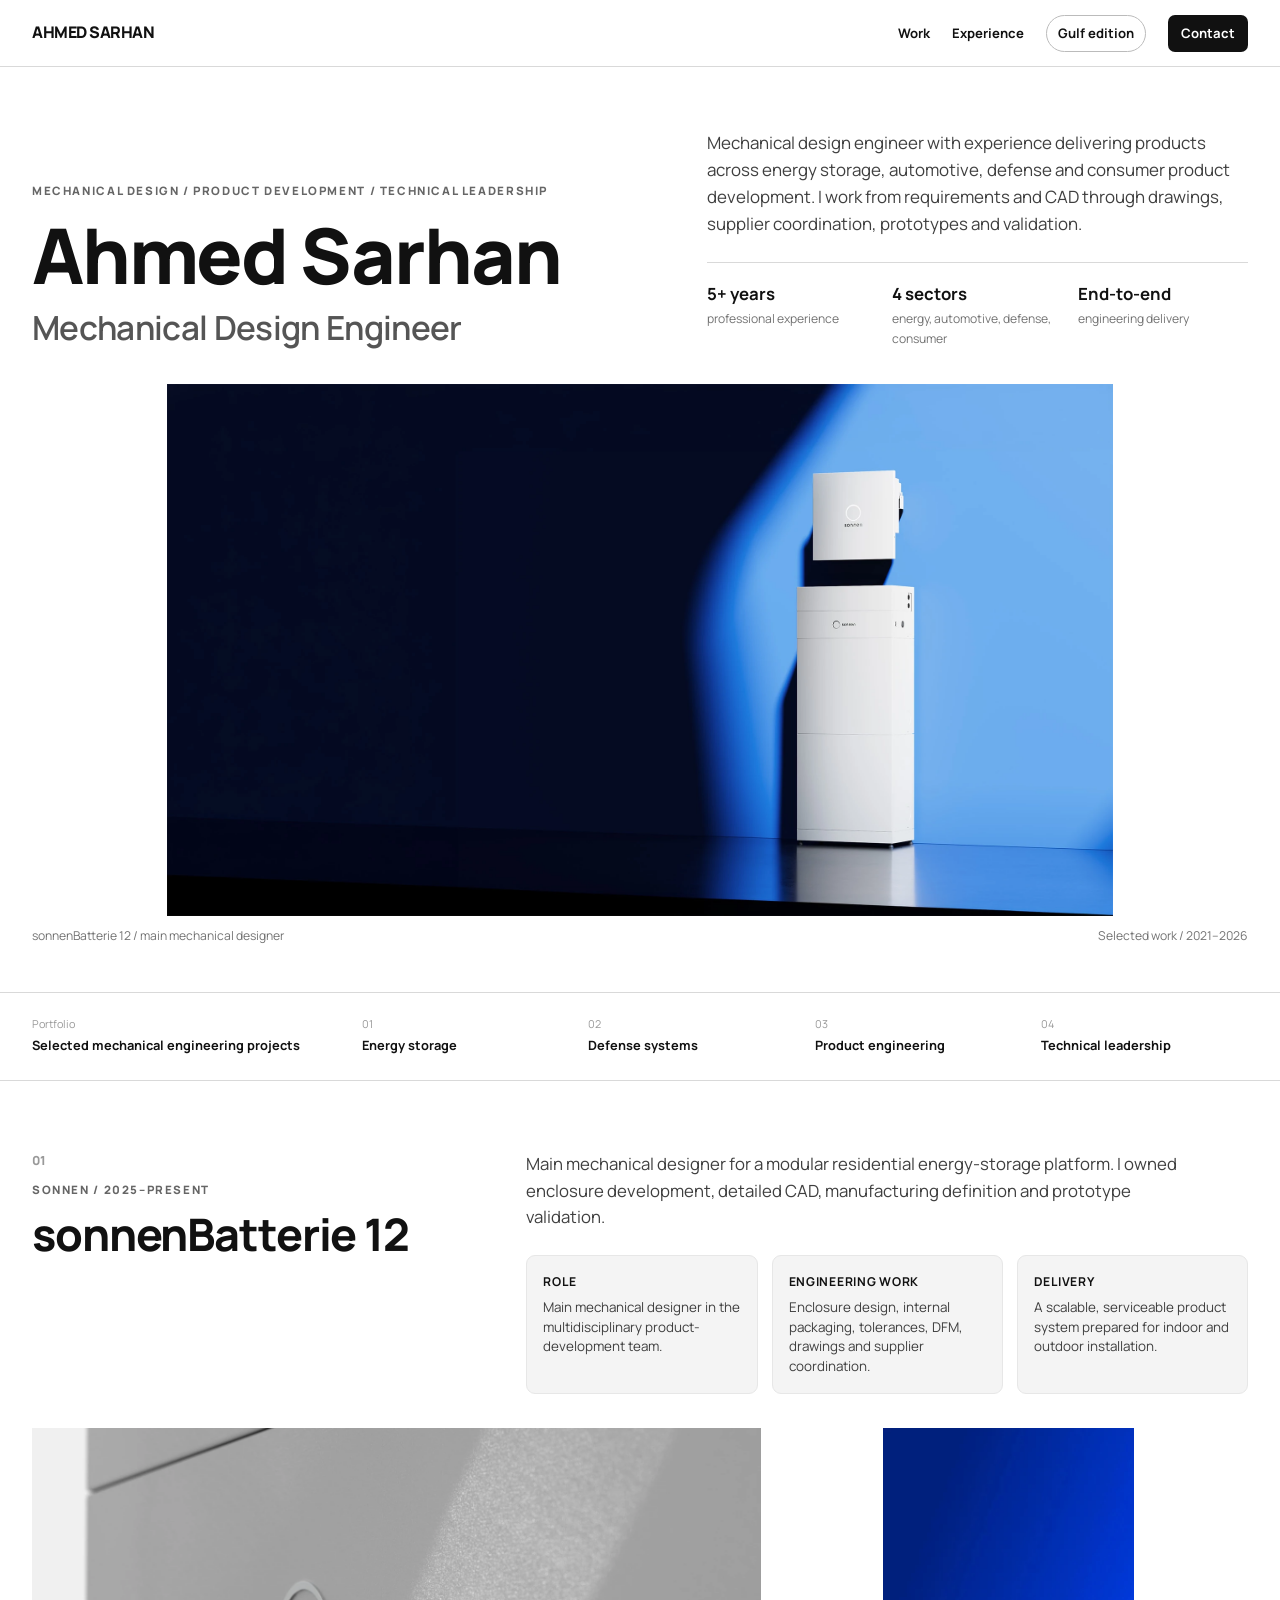
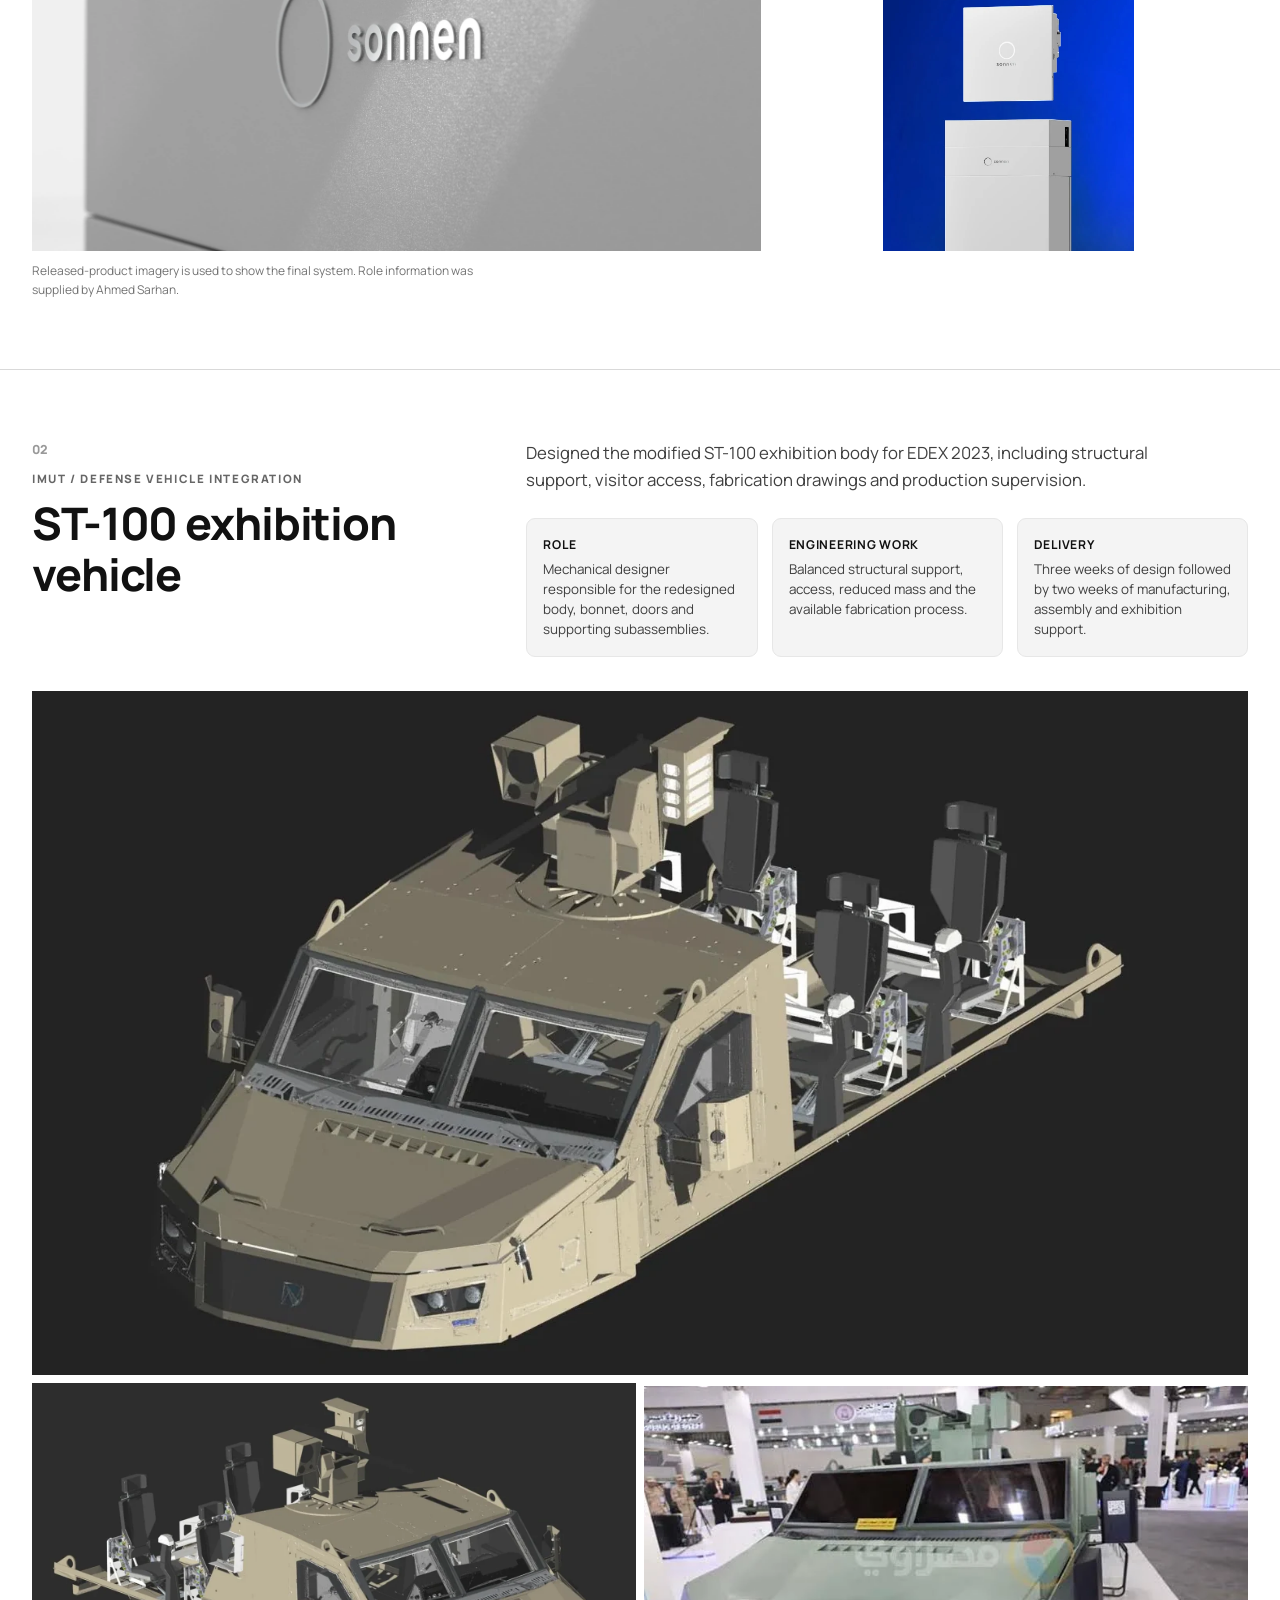
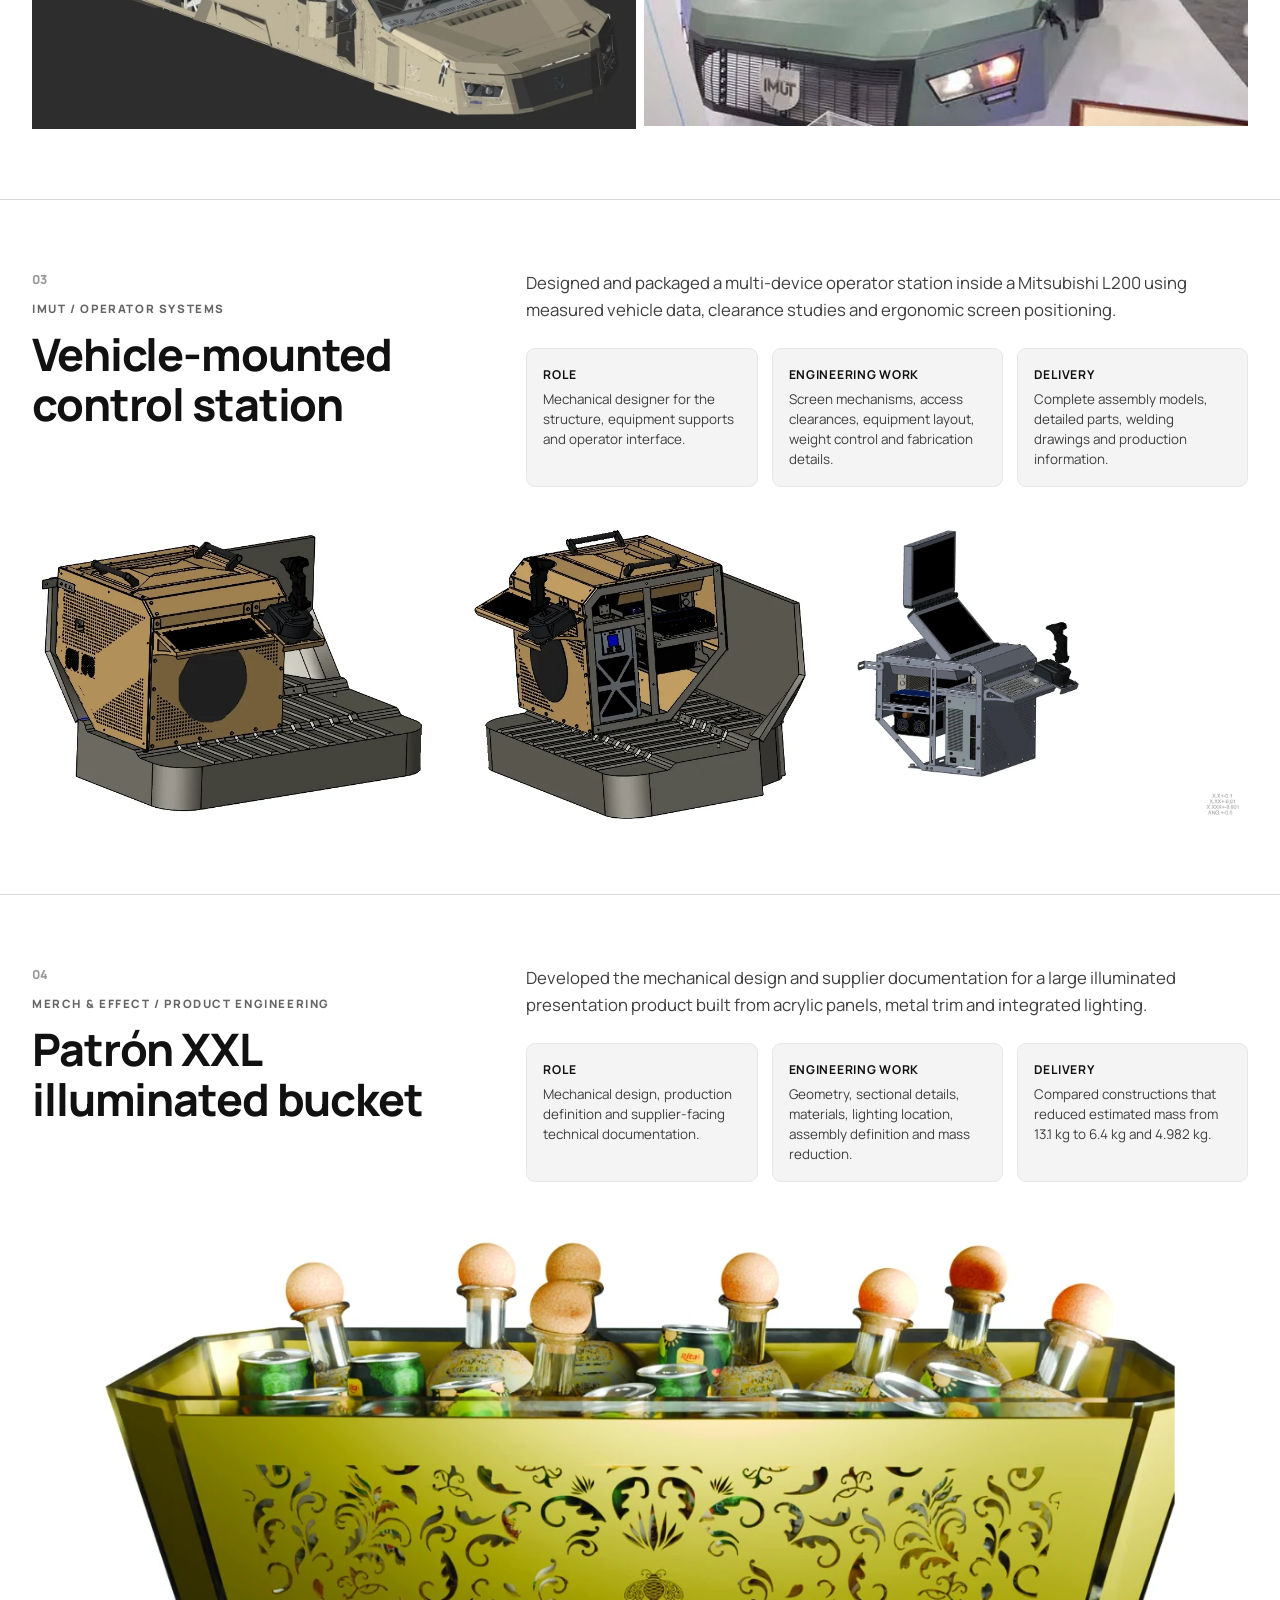
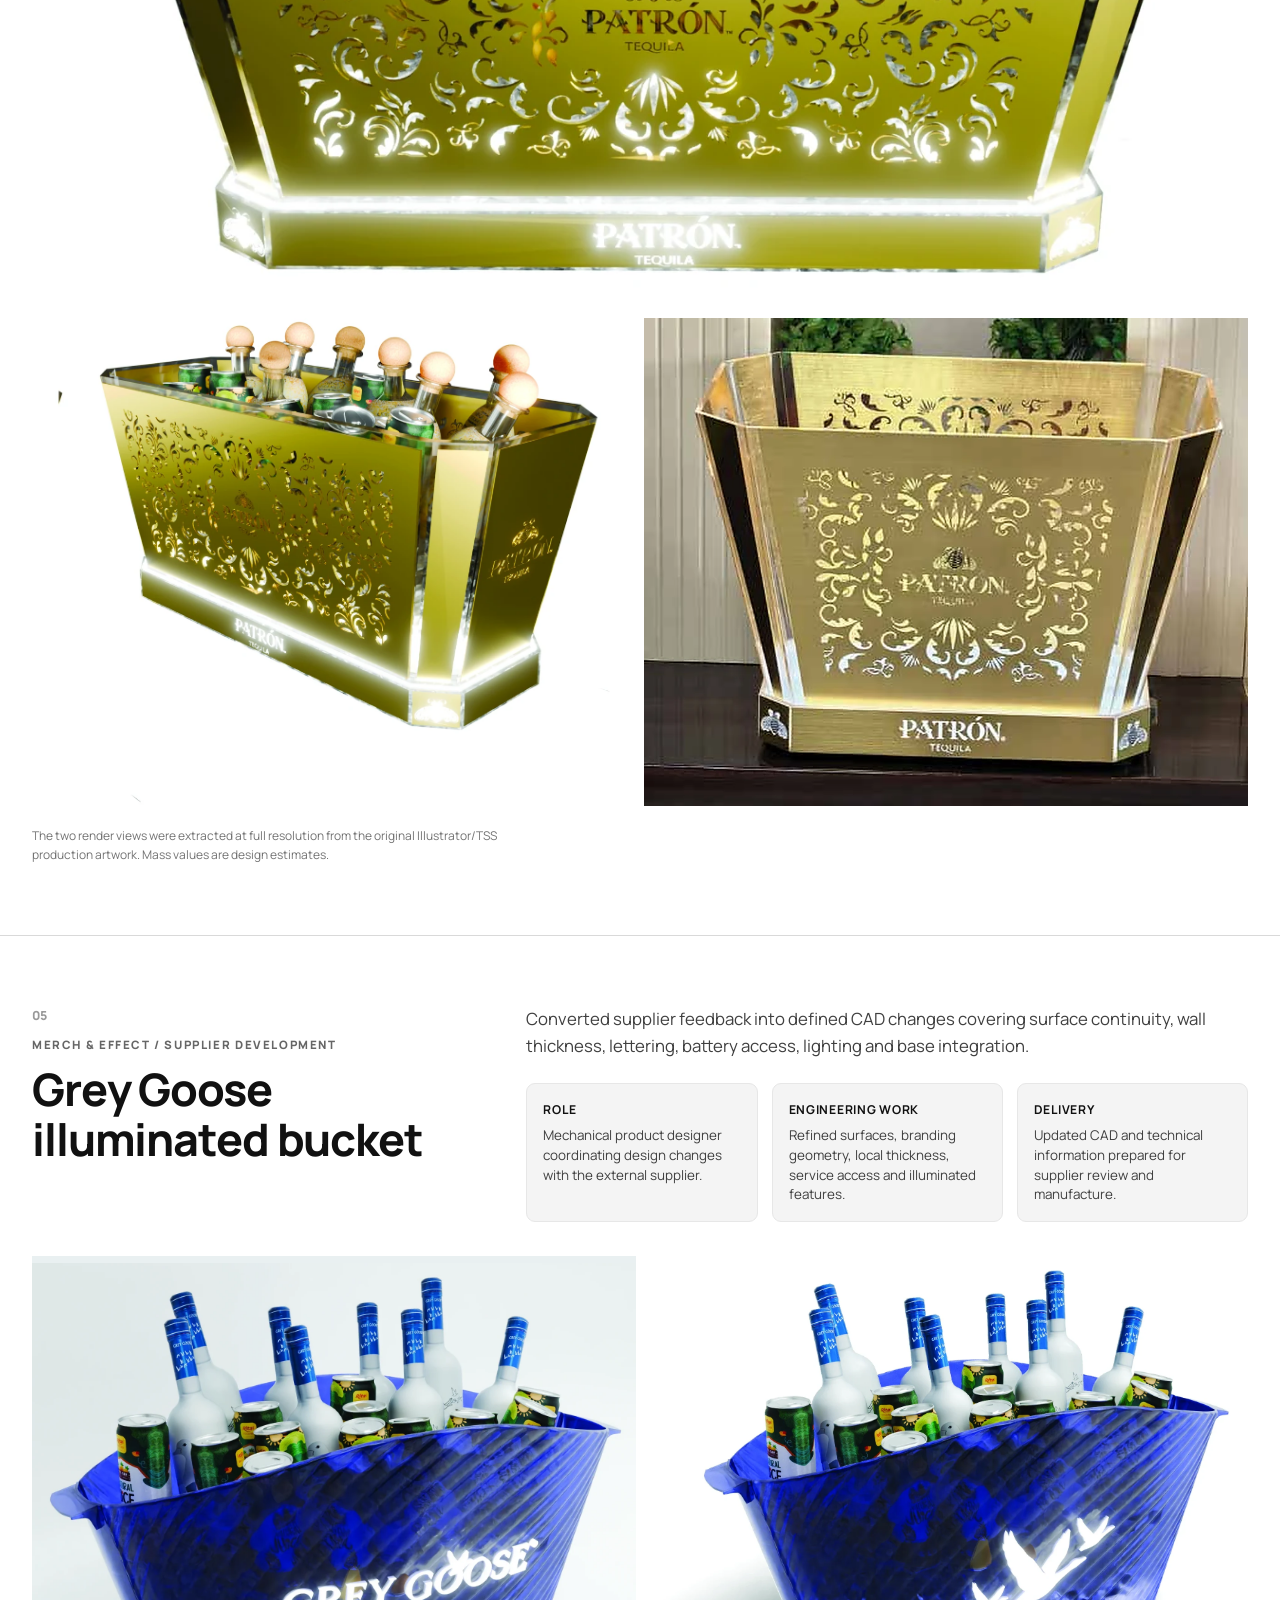
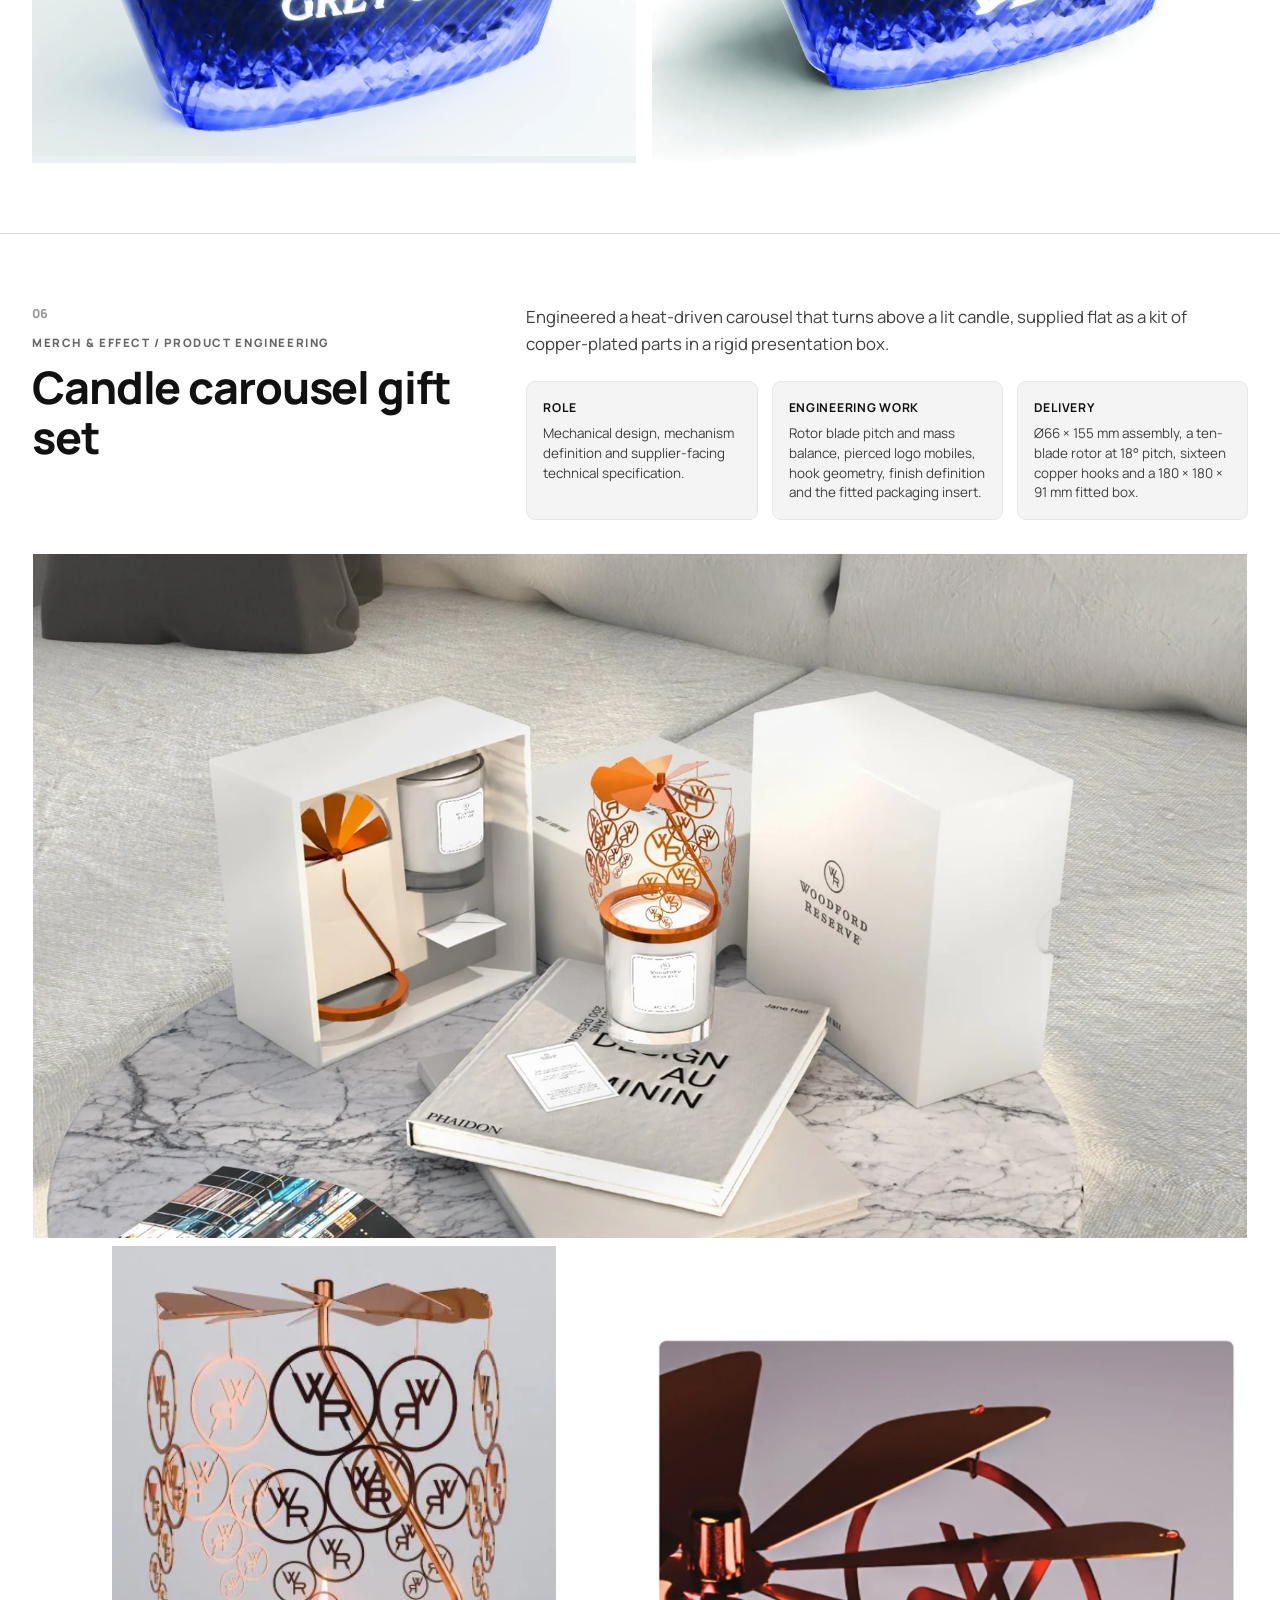
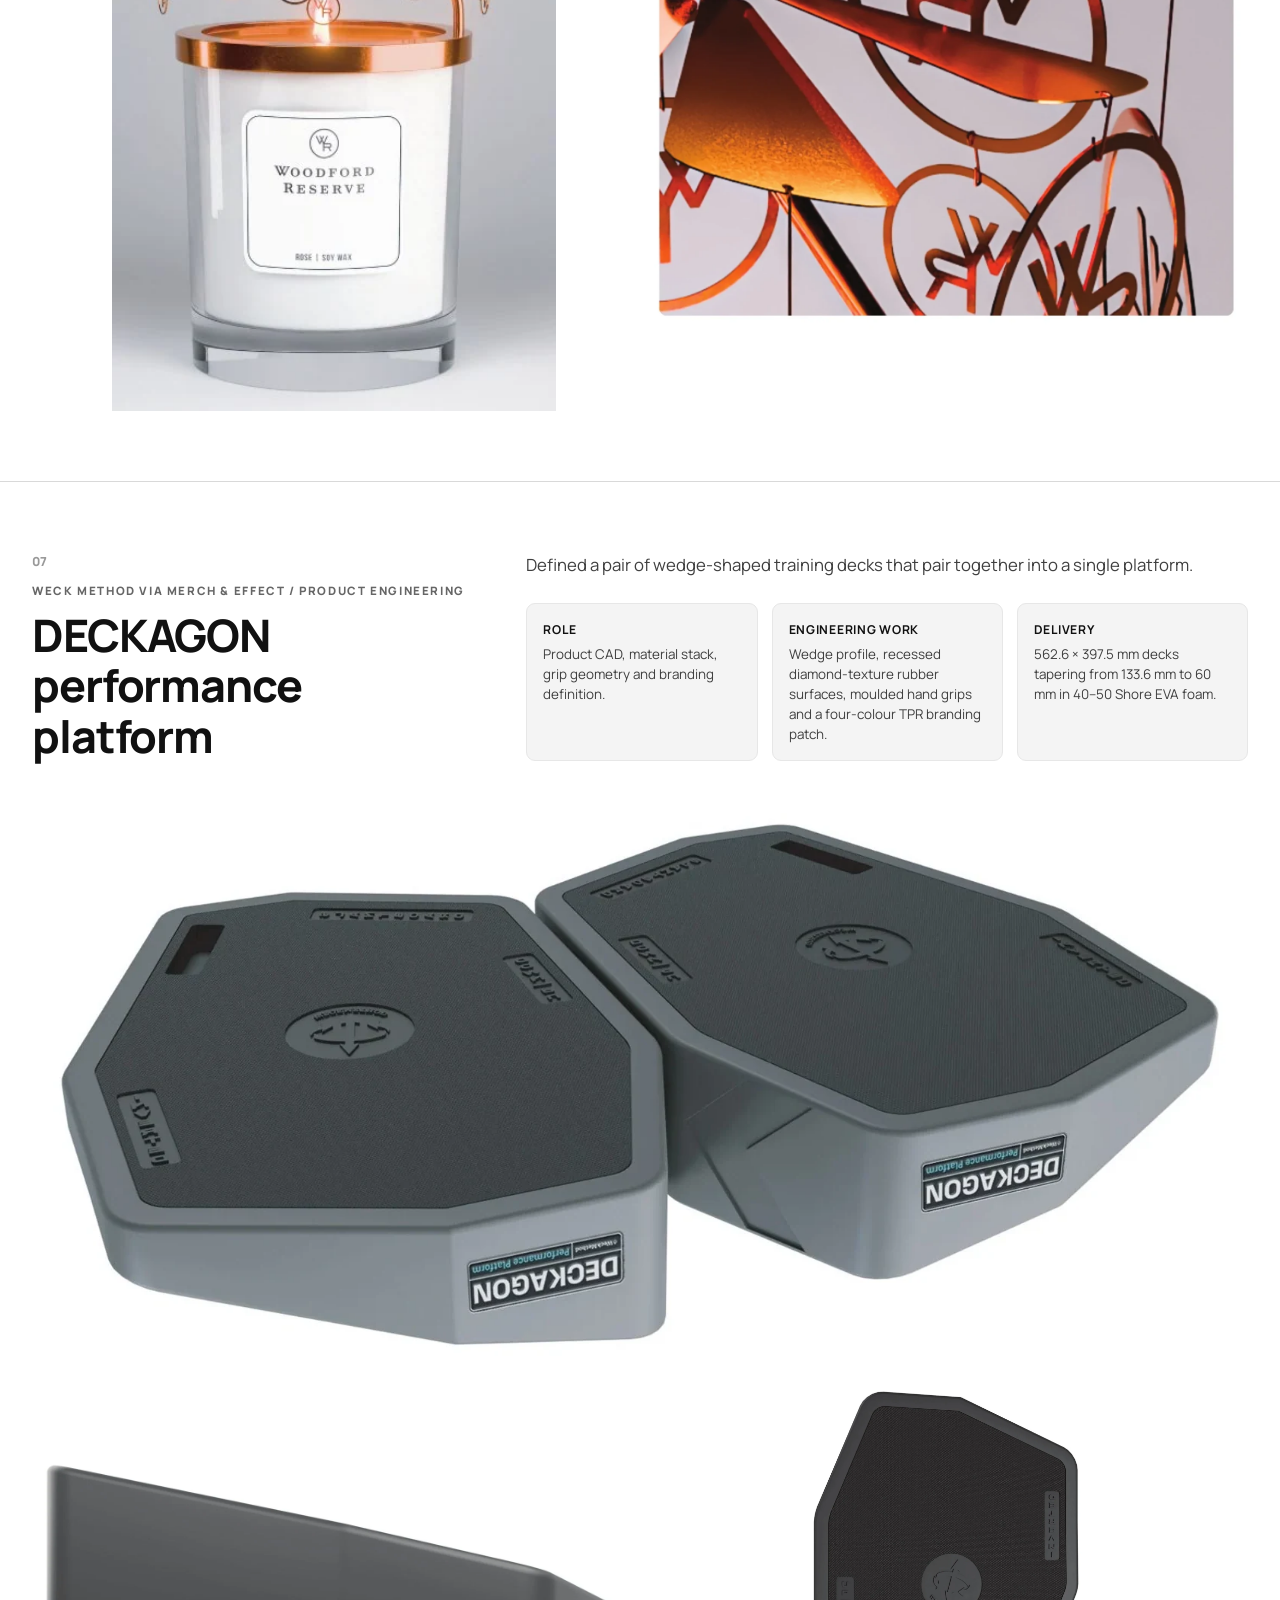
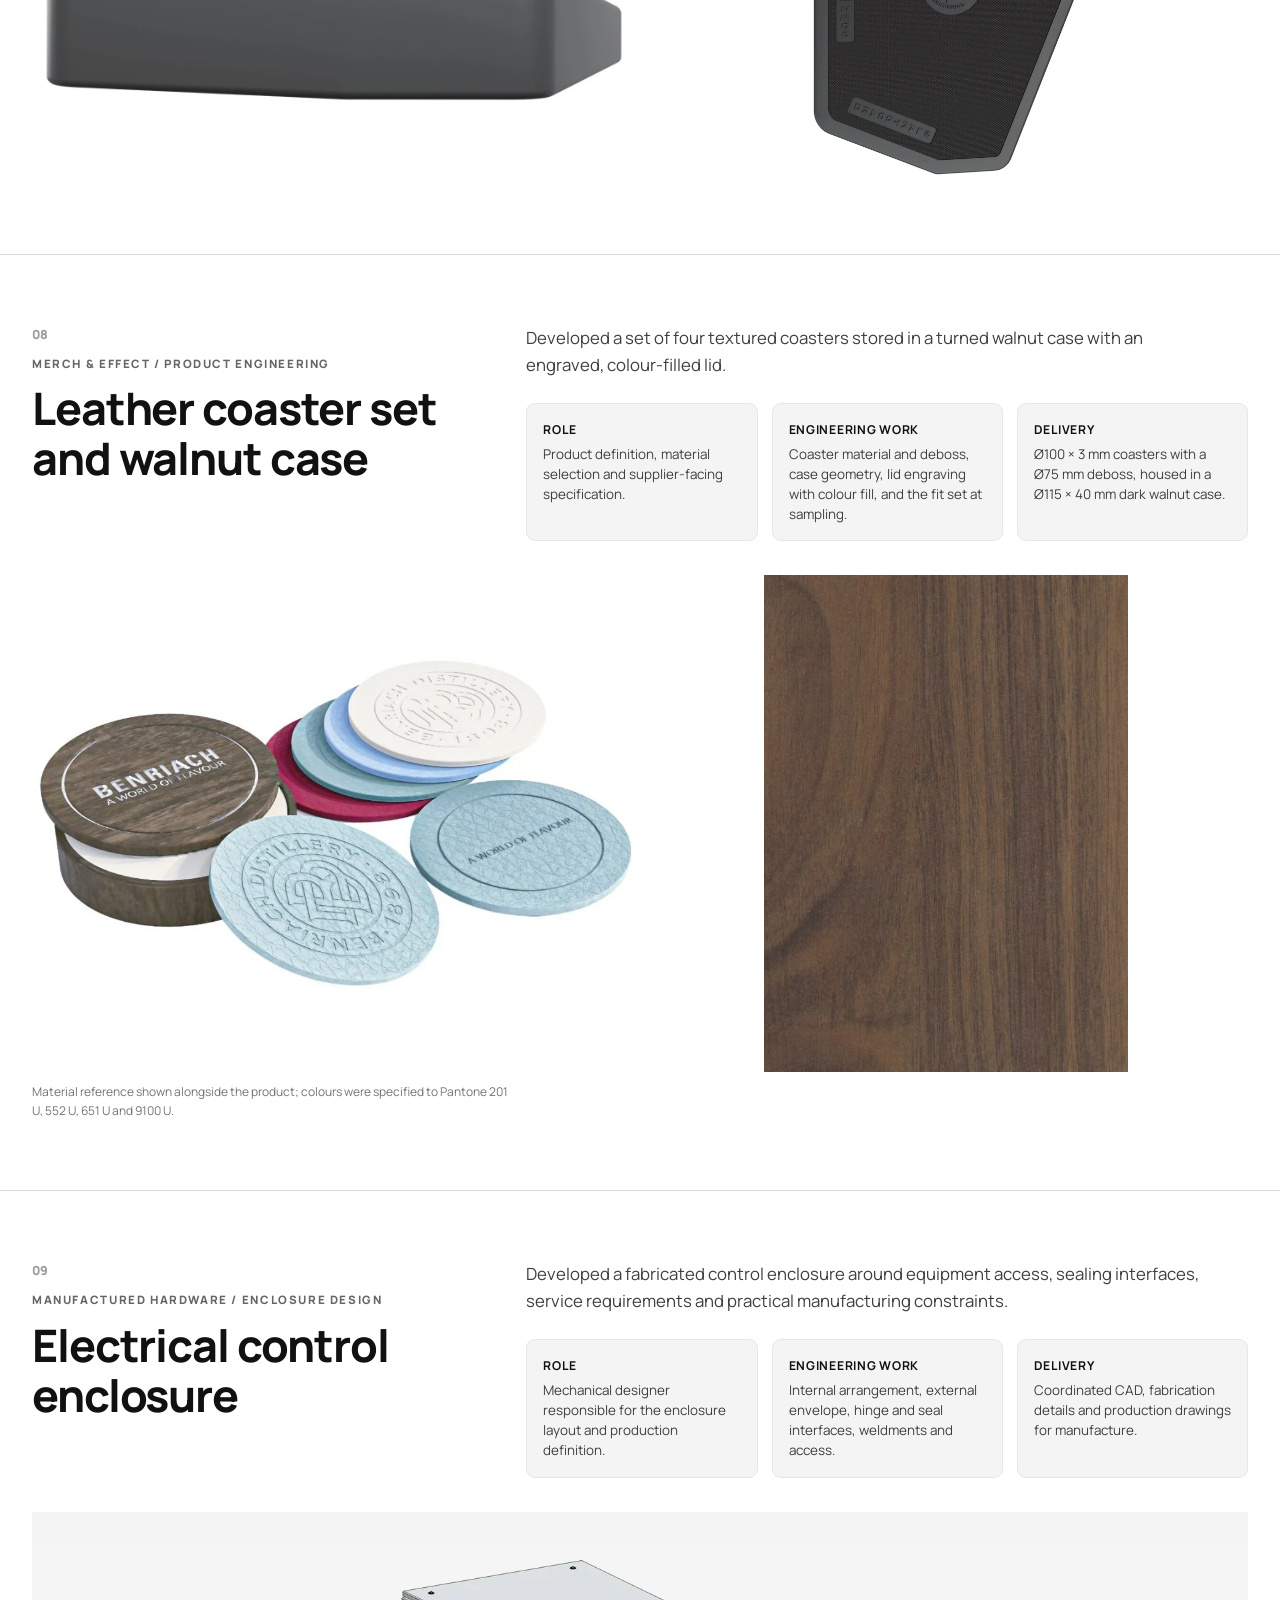
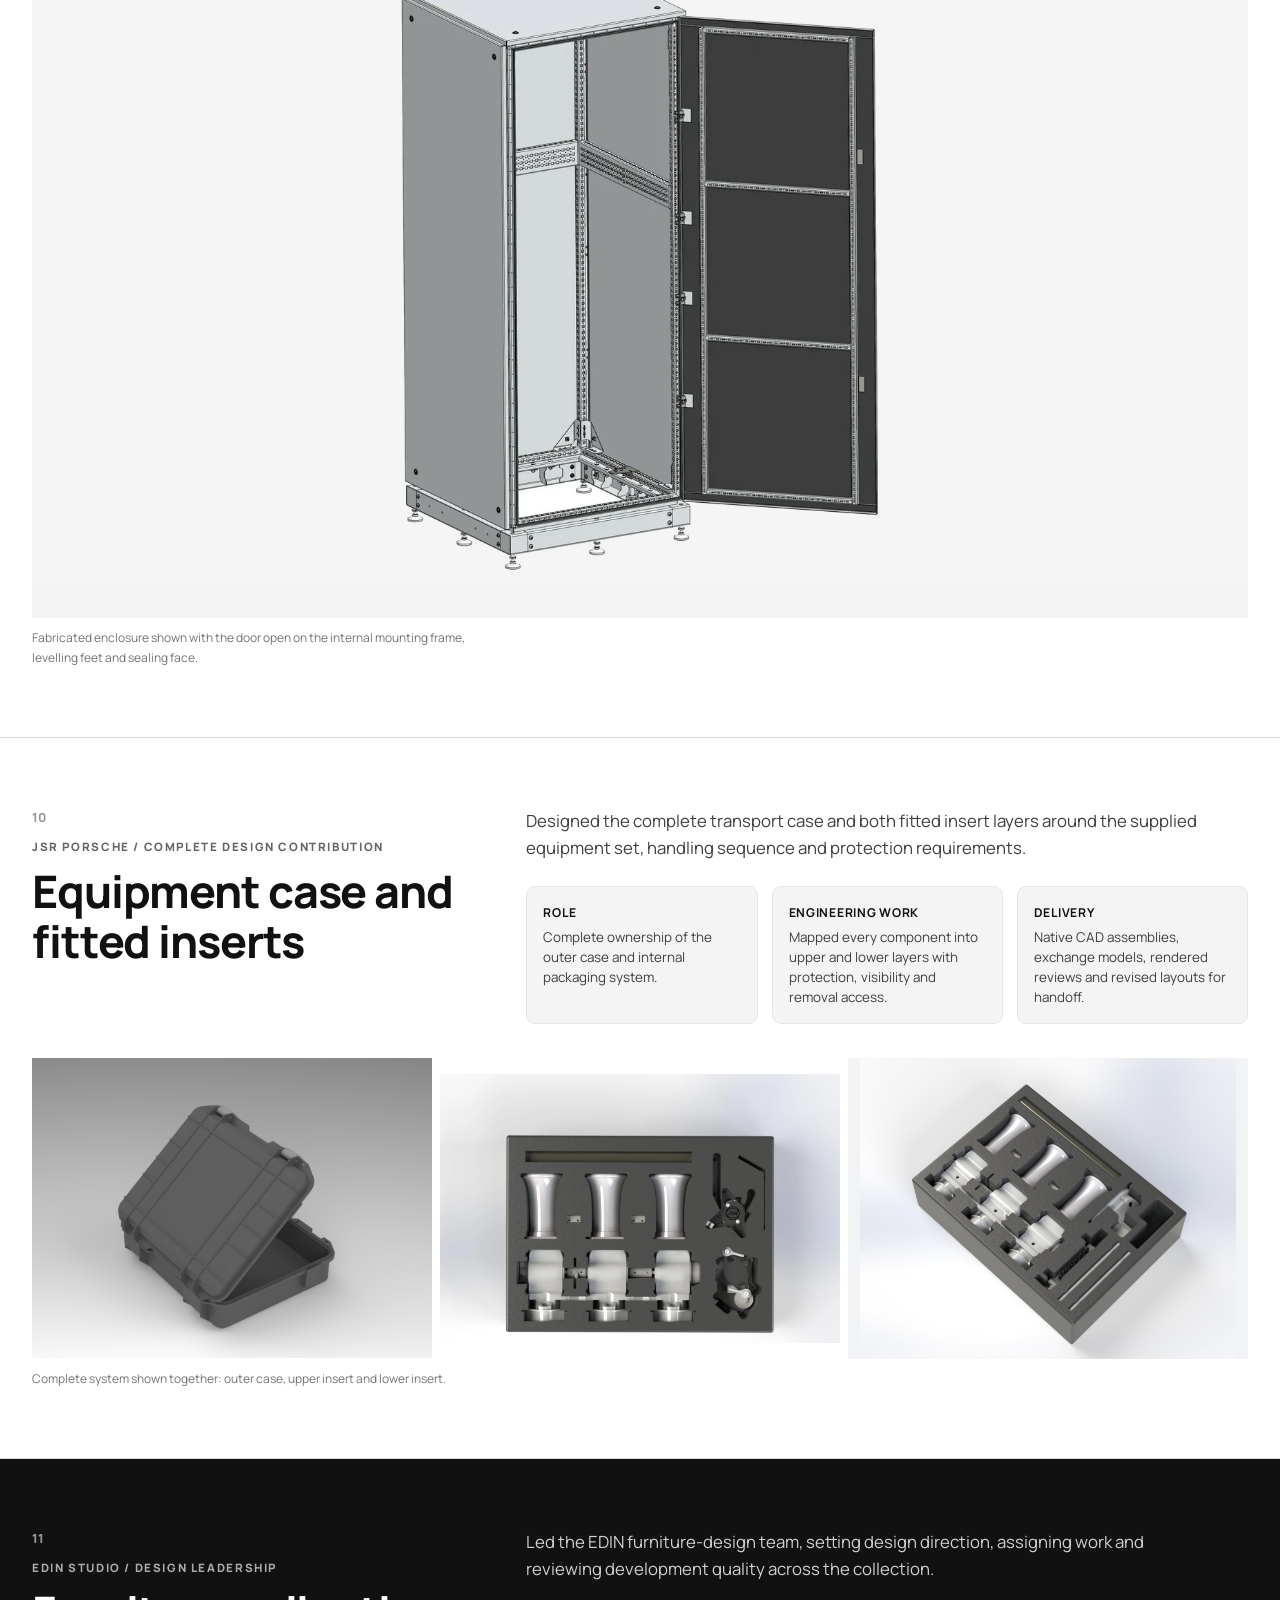
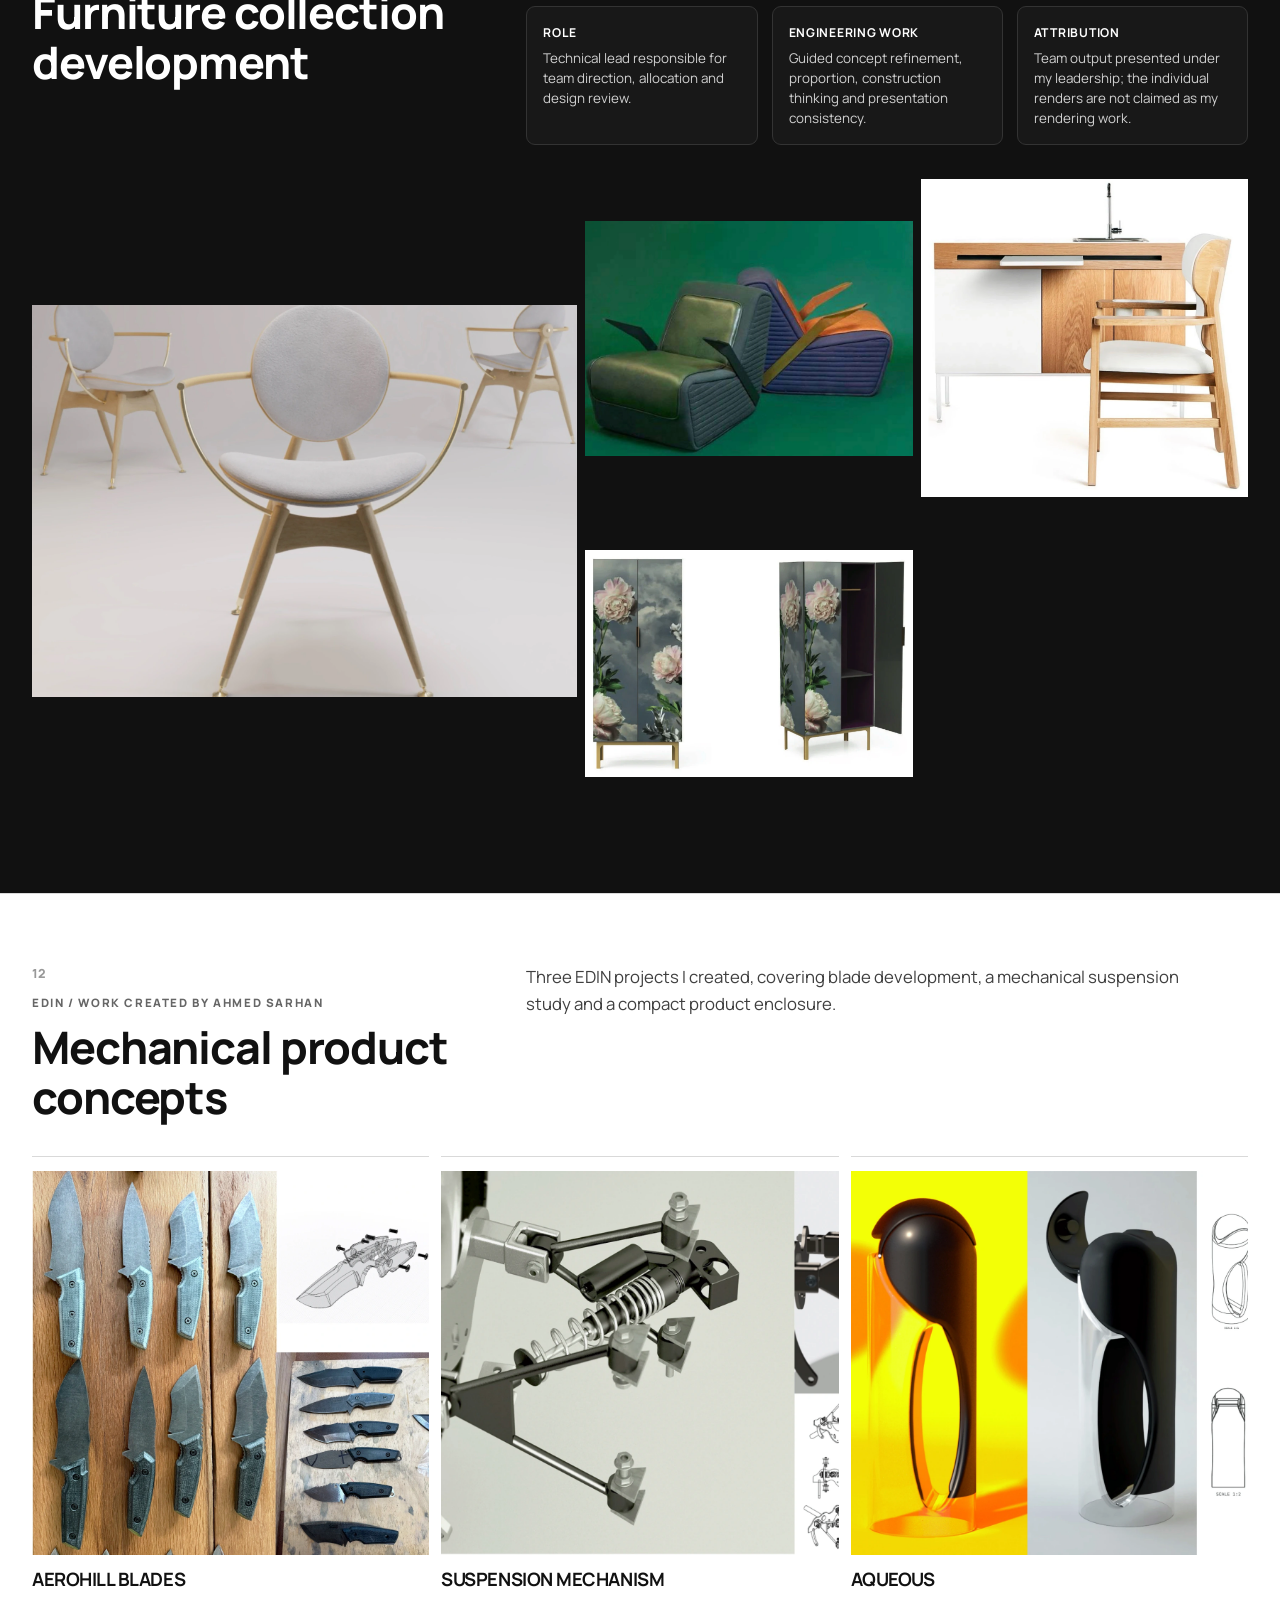
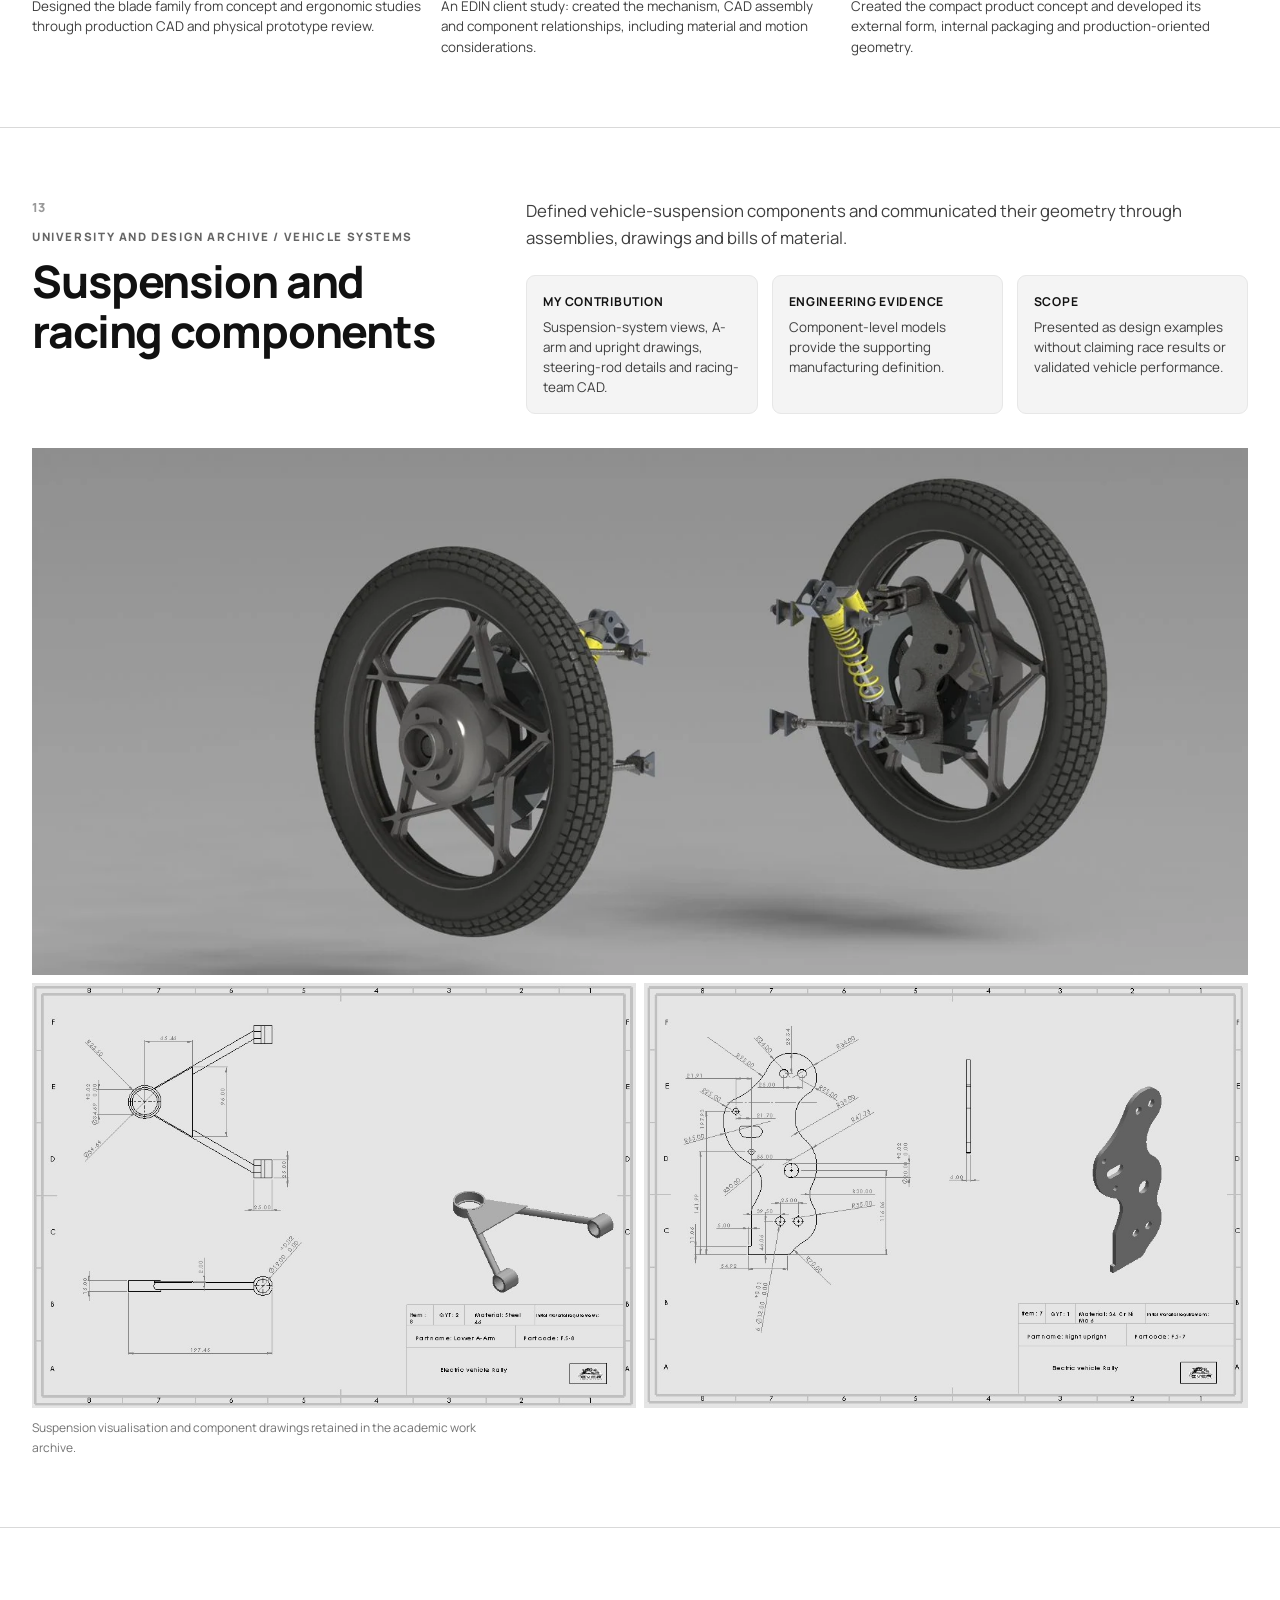
<file: index.html>
<!DOCTYPE html>

<html lang="en">
<head>
<meta charset="utf-8"/><meta content="width=device-width,initial-scale=1" name="viewport"/>
<title>Ahmed Sarhan | Mechanical Design Engineer</title>
<meta content="Mechanical design and product-development portfolio of Ahmed Sarhan: energy storage, automotive, defense and consumer products." name="description"/>
<link href="https://fonts.googleapis.com" rel="preconnect"/><link crossorigin="" href="https://fonts.gstatic.com" rel="preconnect"/>
<link href="https://fonts.googleapis.com/css2?family=Manrope:wght@400;500;600;700;800&amp;family=Playfair+Display:ital,wght@0,600;1,600&amp;display=swap" rel="stylesheet"/><link href="styles.css" rel="stylesheet"/>
</head>
<body>
<nav class="nav"><div class="wrap nav-inner"><a class="brand" href="#top">AHMED SARHAN</a><div class="nav-links"><a href="#work">Work</a><a href="#experience">Experience</a><a class="edition" href="gulf/index.html">Gulf edition</a><a class="contact" href="mailto:ahmed.m.sarhan1998@gmail.com">Contact</a></div></div></nav>
<main id="top">
<header class="hero"><div class="wrap">
<div class="hero-grid"><div><div class="kicker">Mechanical design / product development / technical leadership</div><h1>Ahmed Sarhan <span>Mechanical Design Engineer</span></h1></div><div class="hero-copy"><p>Mechanical design engineer with experience delivering products across energy storage, automotive, defense and consumer product development. I work from requirements and CAD through drawings, supplier coordination, prototypes and validation.</p><div class="facts"><div class="fact"><strong>5+ years</strong><small>professional experience</small></div><div class="fact"><strong>4 sectors</strong><small>energy, automotive, defense, consumer</small></div><div class="fact"><strong>End-to-end</strong><small>engineering delivery</small></div></div></div></div>
<div class="lead-image reveal"><img alt="sonnenBatterie 12 residential energy storage system" src="assets/sonnenbatterie-12-in-a-blue-studio-environment.webp"/></div><div class="lead-caption"><span>sonnenBatterie 12 / main mechanical designer</span><span>Selected work / 2021–2026</span></div>
</div></header>
<section class="index" id="work"><div class="wrap index-grid"><div class="index-item"><span>Portfolio</span><strong>Selected mechanical engineering projects</strong></div><div class="index-item"><span>01</span><strong>Energy storage</strong></div><div class="index-item"><span>02</span><strong>Defense systems</strong></div><div class="index-item"><span>03</span><strong>Product engineering</strong></div><div class="index-item"><span>04</span><strong>Technical leadership</strong></div></div></section>
<article class="case"><div class="wrap">
<div class="case-head"><div class="case-title"><span class="number">01</span><div class="eyebrow">sonnen / 2025–present</div><h2>sonnenBatterie 12</h2></div><div><p class="lede">Main mechanical designer for a modular residential energy-storage platform. I owned enclosure development, detailed CAD, manufacturing definition and prototype validation.</p><div class="role-grid"><div><strong>Role</strong><p>Main mechanical designer in the multidisciplinary product-development team.</p></div><div><strong>Engineering work</strong><p>Enclosure design, internal packaging, tolerances, DFM, drawings and supplier coordination.</p></div><div><strong>Delivery</strong><p>A scalable, serviceable product system prepared for indoor and outdoor installation.</p></div></div></div></div>
<div class="duo reveal"><div class="visual fill"><img alt="Close detail of the sonnenBatterie 12 enclosure face" src="assets/close-detail-of-the-sonnenbatterie-12.webp"/></div><div class="visual contain" style="background:#022CAA;max-width:850px;margin-inline:auto"><img alt="Modular sonnenBatterie 12 architecture: wall unit above the floor-standing battery" src="assets/modular-sonnenbatterie-12-product-architecture.webp"/></div></div><p class="image-note">Released-product imagery is used to show the final system. Role information was supplied by Ahmed Sarhan.</p>
</div></article>
<article class="case"><div class="wrap">
<div class="case-head"><div class="case-title"><span class="number">02</span><div class="eyebrow">IMUT / defense vehicle integration</div><h2>ST-100 exhibition vehicle</h2></div><div><p class="lede">Designed the modified ST-100 exhibition body for EDEX 2023, including structural support, visitor access, fabrication drawings and production supervision.</p><div class="role-grid"><div><strong>Role</strong><p>Mechanical designer responsible for the redesigned body, bonnet, doors and supporting subassemblies.</p></div><div><strong>Engineering work</strong><p>Balanced structural support, access, reduced mass and the available fabrication process.</p></div><div><strong>Delivery</strong><p>Three weeks of design followed by two weeks of manufacturing, assembly and exhibition support.</p></div></div></div></div>
<div class="visual-grid reveal" style="--sar:1.743"><div class="visual hero-frame dark" style="--har:1.778;background:#232323"><img alt="ST-100 exhibition vehicle CAD assembly" src="assets/st-100-exhibition-vehicle-cad-assembly.webp"/></div><div class="visual small dark" style="background:#2D2D2D"><img alt="ST-100 body support detail" src="assets/st-100-body-and-support-detail.webp"/></div><div class="visual small" style="max-width:1254px;margin-inline:auto"><img alt="Completed ST-100 exhibition vehicle" src="assets/completed-st-100-exhibition-vehicle.webp"/></div></div>
</div></article>
<article class="case"><div class="wrap">
<div class="case-head"><div class="case-title"><span class="number">03</span><div class="eyebrow">IMUT / operator systems</div><h2>Vehicle-mounted control station</h2></div><div><p class="lede">Designed and packaged a multi-device operator station inside a Mitsubishi L200 using measured vehicle data, clearance studies and ergonomic screen positioning.</p><div class="role-grid"><div><strong>Role</strong><p>Mechanical designer for the structure, equipment supports and operator interface.</p></div><div><strong>Engineering work</strong><p>Screen mechanisms, access clearances, equipment layout, weight control and fabrication details.</p></div><div><strong>Delivery</strong><p>Complete assembly models, detailed parts, welding drawings and production information.</p></div></div></div></div>
<div class="triple reveal" style="--sar:1.318"><div class="visual" style="max-width:1183px;margin-inline:auto"><img alt="Vehicle-mounted control station complete assembly" src="assets/vehicle-mounted-control-station-complete-assembly.webp"/></div><div class="visual" style="max-width:1047px;margin-inline:auto"><img alt="Control station internal equipment arrangement" src="assets/control-station-internal-arrangement.webp"/></div><div class="visual"><img alt="Control station mechanical detail model" src="assets/control-station-detail-model.webp"/></div></div>
</div></article>
<article class="case"><div class="wrap">
<div class="case-head"><div class="case-title"><span class="number">04</span><div class="eyebrow">Merch &amp; Effect / product engineering</div><h2>Patrón XXL illuminated bucket</h2></div><div><p class="lede">Developed the mechanical design and supplier documentation for a large illuminated presentation product built from acrylic panels, metal trim and integrated lighting.</p><div class="role-grid"><div><strong>Role</strong><p>Mechanical design, production definition and supplier-facing technical documentation.</p></div><div><strong>Engineering work</strong><p>Geometry, sectional details, materials, lighting location, assembly definition and mass reduction.</p></div><div><strong>Delivery</strong><p>Compared constructions that reduced estimated mass from 13.1 kg to 6.4 kg and 4.982 kg.</p></div></div></div></div>
<div class="visual-grid reveal" style="--sar:1.188"><div class="visual hero-frame contain" style="--har:1.778"><img alt="High-resolution front render of the Patrón XXL illuminated bucket" src="assets/patron-ai-front.webp"/></div><div class="visual small contain"><img alt="High-resolution perspective render of the Patrón XXL illuminated bucket" src="assets/patron-ai-perspective.webp"/></div><div class="visual small"><img alt="Physical Patrón XXL bucket prototype" src="assets/physical-patron-xxl-bucket-prototype.webp"/></div></div><p class="image-note">The two render views were extracted at full resolution from the original Illustrator/TSS production artwork. Mass values are design estimates.</p>
</div></article>
<article class="case"><div class="wrap">
<div class="case-head"><div class="case-title"><span class="number">05</span><div class="eyebrow">Merch &amp; Effect / supplier development</div><h2>Grey Goose illuminated bucket</h2></div><div><p class="lede">Converted supplier feedback into defined CAD changes covering surface continuity, wall thickness, lettering, battery access, lighting and base integration.</p><div class="role-grid"><div><strong>Role</strong><p>Mechanical product designer coordinating design changes with the external supplier.</p></div><div><strong>Engineering work</strong><p>Refined surfaces, branding geometry, local thickness, service access and illuminated features.</p></div><div><strong>Delivery</strong><p>Updated CAD and technical information prepared for supplier review and manufacture.</p></div></div></div></div>
<div class="split-visual reveal" style="--sar:1.193"><div class="visual" style="background:#E9F0F1"><img alt="Grey Goose illuminated presentation bucket" src="assets/grey-goose-illuminated-presentation-bucket.webp"/></div><div class="visual"><img alt="Alternate branded face of the Grey Goose bucket" src="assets/alternate-branded-face-of-the-grey-goose-bucket.webp"/></div></div>
</div></article>
<article class="case"><div class="wrap">
<div class="case-head"><div class="case-title"><span class="number">06</span><div class="eyebrow">Merch &amp; Effect / product engineering</div><h2>Candle carousel gift set</h2></div><div><p class="lede">Engineered a heat-driven carousel that turns above a lit candle, supplied flat as a kit of copper-plated parts in a rigid presentation box.</p><div class="role-grid"><div><strong>Role</strong><p>Mechanical design, mechanism definition and supplier-facing technical specification.</p></div><div><strong>Engineering work</strong><p>Rotor blade pitch and mass balance, pierced logo mobiles, hook geometry, finish definition and the fitted packaging insert.</p></div><div><strong>Delivery</strong><p>Ø66 × 155 mm assembly, a ten-blade rotor at 18° pitch, sixteen copper hooks and a 180 × 180 × 91 mm fitted box.</p></div></div></div></div>
<div class="visual-grid reveal" style="--sar:0.790"><div class="visual hero-frame" style="--har:1.778"><img alt="Candle carousel gift set presented in its rigid box" src="assets/woodford-candle-carousel-gift-set.webp"/></div><div class="visual small contain" style="max-width:691px;margin-inline:auto"><img alt="Candle carousel assembled above a lit candle" src="assets/candle-carousel-assembled-above-a-lit-candle.webp"/></div><div class="visual small contain"><img alt="Rotor blades and pierced logo mobiles in close detail" src="assets/candle-carousel-rotor-and-logo-mobiles.webp"/></div></div>
</div></article>
<article class="case"><div class="wrap">
<div class="case-head"><div class="case-title"><span class="number">07</span><div class="eyebrow">Weck Method via Merch &amp; Effect / product engineering</div><h2>DECKAGON performance platform</h2></div><div><p class="lede">Defined a pair of wedge-shaped training decks that pair together into a single platform.</p><div class="role-grid"><div><strong>Role</strong><p>Product CAD, material stack, grip geometry and branding definition.</p></div><div><strong>Engineering work</strong><p>Wedge profile, recessed diamond-texture rubber surfaces, moulded hand grips and a four-colour TPR branding patch.</p></div><div><strong>Delivery</strong><p>562.6 × 397.5 mm decks tapering from 133.6 mm to 60 mm in 40–50 Shore EVA foam.</p></div></div></div></div>
<div class="visual-grid reveal" style="--sar:1.502"><div class="visual hero-frame contain" style="--har:2.103"><img alt="Pair of DECKAGON training decks seen from above" src="assets/deckagon-training-platform-pair.webp"/></div><div class="visual small contain"><img alt="Wedge side profile of a DECKAGON deck" src="assets/deckagon-wedge-side-profile.webp"/></div><div class="visual small contain"><img alt="Top surface and branding patch of a DECKAGON deck" src="assets/deckagon-deck-top-surface.webp"/></div></div>
</div></article>
<article class="case"><div class="wrap">
<div class="case-head"><div class="case-title"><span class="number">08</span><div class="eyebrow">Merch &amp; Effect / product engineering</div><h2>Leather coaster set and walnut case</h2></div><div><p class="lede">Developed a set of four textured coasters stored in a turned walnut case with an engraved, colour-filled lid.</p><div class="role-grid"><div><strong>Role</strong><p>Product definition, material selection and supplier-facing specification.</p></div><div><strong>Engineering work</strong><p>Coaster material and deboss, case geometry, lid engraving with colour fill, and the fit set at sampling.</p></div><div><strong>Delivery</strong><p>Ø100 × 3 mm coasters with a Ø75 mm deboss, housed in a Ø115 × 40 mm dark walnut case.</p></div></div></div></div>
<div class="split-visual reveal" style="--sar:1.217"><div class="visual"><img alt="Leather coaster set with its turned walnut case" src="assets/leather-coaster-set-with-walnut-case.webp"/></div><div class="visual"><img alt="Dark walnut material reference for the case" src="assets/dark-walnut-case-material.webp"/></div></div><p class="image-note">Material reference shown alongside the product; colours were specified to Pantone 201 U, 552 U, 651 U and 9100 U.</p>
</div></article>
<article class="case"><div class="wrap">
<div class="case-head"><div class="case-title"><span class="number">09</span><div class="eyebrow">Manufactured hardware / enclosure design</div><h2>Electrical control enclosure</h2></div><div><p class="lede">Developed a fabricated control enclosure around equipment access, sealing interfaces, service requirements and practical manufacturing constraints.</p><div class="role-grid"><div><strong>Role</strong><p>Mechanical designer responsible for the enclosure layout and production definition.</p></div><div><strong>Engineering work</strong><p>Internal arrangement, external envelope, hinge and seal interfaces, weldments and access.</p></div><div><strong>Delivery</strong><p>Coordinated CAD, fabrication details and production drawings for manufacture.</p></div></div></div></div>
<div class="solo reveal"><div class="visual contain" style="background:#F5F5F5;max-width:1251px;margin-inline:auto"><img alt="Electrical control enclosure CAD assembly, door open on the internal mounting frame" src="assets/electrical-control-enclosure-cropped.webp"/></div></div><p class="image-note">Fabricated enclosure shown with the door open on the internal mounting frame, levelling feet and sealing face.</p>
</div></article>
<article class="case"><div class="wrap">
<div class="case-head"><div class="case-title"><span class="number">10</span><div class="eyebrow">JSR Porsche / complete design contribution</div><h2>Equipment case and fitted inserts</h2></div><div><p class="lede">Designed the complete transport case and both fitted insert layers around the supplied equipment set, handling sequence and protection requirements.</p><div class="role-grid"><div><strong>Role</strong><p>Complete ownership of the outer case and internal packaging system.</p></div><div><strong>Engineering work</strong><p>Mapped every component into upper and lower layers with protection, visibility and removal access.</p></div><div><strong>Delivery</strong><p>Native CAD assemblies, exchange models, rendered reviews and revised layouts for handoff.</p></div></div></div></div>
<div class="triple reveal" style="--sar:1.333"><div class="visual"><img alt="JSR Porsche rugged transport case" src="assets/jsr-pdf-3.jpg"/></div><div class="visual"><img alt="JSR Porsche upper fitted insert" src="assets/jsr-pdf-2.webp"/></div><div class="visual" style="background:#F2F3F5"><img alt="JSR Porsche lower fitted insert" src="assets/jsr-pdf-1.jpg"/></div></div><p class="image-note">Complete system shown together: outer case, upper insert and lower insert.</p>
</div></article>
<article class="case band"><div class="wrap">
<div class="case-head"><div class="case-title"><span class="number">11</span><div class="eyebrow">EDIN Studio / design leadership</div><h2>Furniture collection development</h2></div><div><p class="lede">Led the EDIN furniture-design team, setting design direction, assigning work and reviewing development quality across the collection.</p><div class="role-grid"><div><strong>Role</strong><p>Technical lead responsible for team direction, allocation and design review.</p></div><div><strong>Engineering work</strong><p>Guided concept refinement, proportion, construction thinking and presentation consistency.</p></div><div><strong>Attribution</strong><p>Team output presented under my leadership; the individual renders are not claimed as my rendering work.</p></div></div></div></div>
<div class="furniture-grid reveal" style="--sar:1.394"><div class="visual"><img alt="EDIN furniture chair collection" src="assets/edin-furniture-chair.webp"/></div><div class="visual"><img alt="EDIN sculptural furniture concept" src="assets/edin-furniture-sculptural.webp"/></div><div class="visual"><img alt="EDIN furniture workstation" src="assets/edin-furniture-workstation.webp"/></div><div class="visual"><img alt="EDIN patterned cabinet" src="assets/edin-furniture-cabinet.webp"/></div></div>
</div></article>
<section class="case"><div class="wrap">
<div class="case-head"><div class="case-title"><span class="number">12</span><div class="eyebrow">EDIN / work created by Ahmed Sarhan</div><h2>Mechanical product concepts</h2></div><div><p class="lede">Three EDIN projects I created, covering blade development, a mechanical suspension study and a compact product enclosure.</p></div></div>
<div class="named-projects reveal" style="--sar:1.037"><div class="named-card"><div class="visual"><img alt="AEROHILL BLADES designs and prototypes" src="assets/aerohill-blades.webp"/></div><h3>AEROHILL BLADES</h3><p>Designed the blade family from concept and ergonomic studies through production CAD and physical prototype review.</p></div><div class="named-card"><div class="visual"><img alt="Suspension engineering concept" src="assets/suspension.webp"/></div><h3>SUSPENSION MECHANISM</h3><p>An EDIN client study: created the mechanism, CAD assembly and component relationships, including material and motion considerations.</p></div><div class="named-card"><div class="visual"><img alt="AQUEOUS product concept" src="assets/aqueous.webp"/></div><h3>AQUEOUS</h3><p>Created the compact product concept and developed its external form, internal packaging and production-oriented geometry.</p></div></div>
</div></section>
<article class="case"><div class="wrap">
<div class="case-head"><div class="case-title"><span class="number">13</span><div class="eyebrow">University and design archive / vehicle systems</div><h2>Suspension and racing components</h2></div><div><p class="lede">Defined vehicle-suspension components and communicated their geometry through assemblies, drawings and bills of material.</p><div class="role-grid"><div><strong>My contribution</strong><p>Suspension-system views, A-arm and upright drawings, steering-rod details and racing-team CAD.</p></div><div><strong>Engineering evidence</strong><p>Component-level models provide the supporting manufacturing definition.</p></div><div><strong>Scope</strong><p>Presented as design examples without claiming race results or validated vehicle performance.</p></div></div></div></div>
<div class="visual-grid reveal" style="--sar:1.420"><div class="visual hero-frame" style="--har:2.309"><img alt="Suspension and wheel assembly render" src="assets/suspension-system.webp"/></div><div class="visual small" style="background:#E5E5E5"><img alt="Suspension A-arm engineering drawing" src="assets/suspension-a-arm.jpg"/></div><div class="visual small" style="background:#E5E5E5"><img alt="Suspension upright engineering drawing" src="assets/suspension-upright.jpg"/></div></div><p class="image-note">Suspension visualisation and component drawings retained in the academic work archive.</p>
</div></article>
<article class="case"><div class="wrap">
<div class="case-head"><div class="case-title"><span class="number">14</span><div class="eyebrow">EDIN work archive / concept development</div><h2>Foot and ankle brace concepts</h2></div><div><p class="lede">Explored alternative wearable-support constructions with different balances of support, ventilation, weight and serviceability.</p><div class="role-grid"><div><strong>My contribution</strong><p>Compared enclosed, open, protective-mesh and modular-skeleton configurations.</p></div><div><strong>Design considerations</strong><p>Removable pads and straps, non-slip soles, materials and space for electronics.</p></div><div><strong>Scope</strong><p>Concept-stage product work; no clinical validation or released medical device is implied.</p></div></div></div></div>
<div class="visual-grid reveal" style="--sar:0.857"><div class="visual hero-frame contain" style="--har:0.849;max-width:1091px;margin-inline:auto"><img alt="Foot and ankle brace concept sketch" src="assets/ankle-brace-hero.webp"/></div><div class="visual small contain" style="max-width:612px;margin-inline:auto"><img alt="Open ankle brace concept" src="assets/ankle-brace-concept-3.webp"/></div><div class="visual small contain" style="max-width:496px;margin-inline:auto"><img alt="Modular ankle brace concept" src="assets/ankle-brace-concept-4.webp"/></div></div><p class="image-note">Archived concept sketches, not photographs of manufactured devices.</p>
</div></article>
<article class="case"><div class="wrap">
<div class="case-head"><div class="case-title"><span class="number">15</span><div class="eyebrow">BUE / research and mechatronics</div><h2>Anthropomorphic robotic hand</h2></div><div><p class="lede">Designed, analyzed and prototyped a five-finger robotic hand with tendon-style actuation, servo control and EMG input.</p><div class="role-grid"><div><strong>Role</strong><p>Mechanical design and integration from mechanism concept through assembled prototype.</p></div><div><strong>Engineering work</strong><p>Articulated fingers, palm structure, tendon routing, analysis, additive manufacturing and assembly.</p></div><div><strong>Result</strong><p>A 327 g working prototype awarded 94/100, with limitations documented for future development.</p></div></div></div></div>
<div class="visual-grid visual-grid-hand reveal" style="--sar:1.034"><div class="visual hero-frame" style="--har:1.778"><img alt="Anthropomorphic robotic hand CAD render" src="assets/cad-render-of-the-anthropomorphic-robotic-hand.webp"/></div><div class="visual small" style="max-width:527px;margin-inline:auto"><img alt="3D-printed anthropomorphic hand prototype" src="assets/3d-printed-anthropomorphic-hand-prototype.webp"/></div><div class="visual small" style="max-width:1084px;margin-inline:auto"><img alt="Robotic hand assembly drawing" src="assets/robotic-hand-assembly-drawing.webp"/></div></div>
</div></article>
<article class="case"><div class="wrap">
<div class="case-head"><div class="case-title"><span class="number">16</span><div class="eyebrow">Mechanical design archive / machine design</div><h2>Forklift assembly and detail design</h2></div><div><p class="lede">Built a detailed forklift CAD assembly with individually defined mechanical and body components.</p><div class="role-grid"><div><strong>My contribution</strong><p>Modelled frame and body parts, forks, wheel and steering components, and hydraulic-cylinder representations.</p></div><div><strong>Engineering evidence</strong><p>Drawings and a frame stress-analysis report complement the assembled model.</p></div><div><strong>Scope</strong><p>Presented as a CAD and analysis study without implying a certified or manufactured forklift.</p></div></div></div></div>
<div class="visual-grid reveal" style="--sar:1.120"><div class="visual hero-frame" style="--har:1.790"><img alt="Forklift CAD assembly render" src="assets/forklift-hero.jpg"/></div><div class="visual small contain" style="max-width:312px;margin-inline:auto"><img alt="Forklift elevator component model" src="assets/forklift-elevator.webp"/></div><div class="visual small contain" style="max-width:413px;margin-inline:auto"><img alt="Forklift steering component model" src="assets/forklift-steering.webp"/></div></div>
</div></article>
<article class="case"><div class="wrap">
<div class="case-head"><div class="case-title"><span class="number">17</span><div class="eyebrow">Freelance research-support archive / engineering analysis</div><h2>Material analysis and CAD support</h2></div><div><p class="lede">Supported a hot-forging research workflow with CAD geometry, dimensional work and experimental-data processing.</p><div class="role-grid"><div><strong>My contribution</strong><p>Prepared die-profile models, drawings, surface-measurement views and MATLAB routines.</p></div><div><strong>Data work</strong><p>Processed stress, strain, temperature and friction-related datasets across more than 100,000 spreadsheet lines.</p></div><div><strong>Scope</strong><p>Associated thesis and third-party experimental findings are not presented as my sole research or authorship.</p></div></div></div></div>
<div class="visual-grid reveal" style="--sar:1.484"><div class="visual hero-frame" style="--har:1.778;max-width:1184px;margin-inline:auto"><img alt="CAD surface measurement view" src="assets/material-analysis-cad.jpg"/></div><div class="visual small contain" style="background:#E5E5E5"><img alt="Hot-forging die profile drawing" src="assets/material-analysis-profile.webp"/></div><div class="visual small contain"><img alt="Processed engineering data plot" src="assets/material-analysis-plot.webp"/></div></div>
</div></article>
<article class="case"><div class="wrap">
<div class="case-head"><div class="case-title"><span class="number">18</span><div class="eyebrow">Multi Level Group / technical assessment</div><h2>Access-gate design assessment</h2></div><div><p class="lede">Responded to a mechanical-design assessment for an employee access gate with provision for face-recognition hardware.</p><div class="role-grid"><div><strong>My contribution</strong><p>Developed the gate model, rendered views, glass-door assembly and component drawings.</p></div><div><strong>Engineering work</strong><p>Material and fabrication information covering cutting, bending, welding and assembly.</p></div><div><strong>Scope</strong><p>A recruitment assessment documented by assembly PDFs, DXFs and native CAD, not a delivered installation.</p></div></div></div></div>
<div class="visual-grid reveal" style="--sar:1.138"><div class="visual hero-frame" style="--har:1.778"><img alt="Access-gate concept render" src="assets/access-gate-hero.jpg"/></div><div class="visual small"><img alt="Access-gate secondary render" src="assets/access-gate-angle.jpg"/></div><div class="visual small contain"><img alt="Access-gate glass-door assembly model" src="assets/access-gate-door.webp"/></div></div>
</div></article>
<section class="experience" id="experience"><div class="wrap experience-grid"><div><div class="eyebrow">Experience</div><h2>Professional experience</h2><p style="margin-top:22px">Mechanical design, product development and technical leadership across international teams and manufacturers.</p><div class="skills"><span class="skill">SolidWorks</span><span class="skill">Mechanical design</span><span class="skill">Detailed CAD</span><span class="skill">DFM</span><span class="skill">FEA</span><span class="skill">Drawings &amp; BOMs</span><span class="skill">Supplier coordination</span><span class="skill">Prototype validation</span></div></div><div class="roles">
<div class="role"><time>Current</time><div><h3>sonnen / Hardware Mechanical Design Engineer</h3><p>Mechanical design and R&amp;D ownership for residential energy-storage systems from concept and analysis through drawings, suppliers, certification support and validation.</p></div></div>
<div class="role"><time>Automotive</time><div><h3>Sumitomo Electric Europe / Central Automotive Design Engineer</h3><p>Production drawings, BOMs, man-hour calculations and manufacturing-issue resolution across global OEM programmes.</p></div></div>
<div class="role"><time>Defense</time><div><h3>IMUT / Mechanical Design Engineer</h3><p>Vehicle integration, enclosures, mechanisms, manufacturing drawings, simulation and production support.</p></div></div>
<div class="role"><time>Parallel</time><div><h3>EDIN Studio / Product &amp; Lead Design Engineer</h3><p>Product development, programme planning, team allocation, design review and manufacturer coordination.</p></div></div>
<div class="role"><time>Parallel</time><div><h3>Merch &amp; Effect / Product Design Engineer</h3><p>Product CAD, material and manufacturing definition, supplier documentation and prototype development.</p></div></div>
</div></div></section>
<section class="case band" id="jewellery"><div class="wrap">
<div class="case-head"><div class="case-title"><span class="number">19</span><div class="eyebrow">Freelance CAD / jewellery development</div><h2>Jewellery collection development</h2></div><div><p class="lede">Ring and pendant studies exploring profile, setting, proportion and detail. This is my previous freelance jewellery CAD work and is separate from the EDIN team-rendering examples.</p></div></div>
<div class="jewellery-grid reveal">
<article class="jewellery-card jewellery-feature"><div class="jewellery-media"><img alt="Geometric pendant CAD render" src="assets/geometric-pendant-design.webp"/></div><div class="jewellery-copy"><h3>Geometric pendant</h3><p>Controlled form development for a small object where proportion and finish carry the design.</p></div></article>
<article class="jewellery-card"><div class="jewellery-media"><img alt="Architectural ring CAD study" src="assets/geometric-ring-design.webp"/></div><div class="jewellery-copy"><h3>Architectural ring study</h3><p>A strong silhouette developed as part of a coordinated variant range.</p></div></article>
<article class="jewellery-card"><div class="jewellery-media"><img alt="Minimal ring setting CAD study" src="assets/freelance-ring-design.webp"/></div><div class="jewellery-copy"><h3>Minimal setting study</h3><p>Compact jewellery CAD and presentation rendering.</p></div></article>
<article class="jewellery-card"><div class="jewellery-media"><img alt="Repeat-detail ring band CAD study" src="assets/patterned-ring-design.webp"/></div><div class="jewellery-copy"><h3>Repeat-detail band</h3><p>Pattern, rhythm and manufacturable small-scale geometry.</p></div></article>
<article class="jewellery-card"><div class="jewellery-media"><img alt="Jewellery collection ring variation" src="assets/jewellery-collection-variation.webp"/></div><div class="jewellery-copy"><h3>Collection variation</h3><p>One of multiple coordinated ring and pendant variants in the archive.</p></div></article>
</div>
</div></section>
<section class="case" id="additional-projects"><div class="wrap">
<div class="case-head"><div class="case-title"><span class="number">20</span><div class="eyebrow">Selected engineering foundations</div><h2>Additional engineering projects</h2></div><div><p class="lede">Earlier mechanical-design, automation and analysis work retained as concise evidence of technical breadth.</p></div></div>
<div class="project-archive reveal">
<article class="legsgo-feature"><div class="legsgo-media"><img alt="LegsGo articulated mechanism orange render" src="assets/legsgo-mechanical-assembly.webp"/></div><div class="legsgo-copy"><div class="eyebrow">Mechanism development</div><h3>LegsGo</h3><p>Articulated leg, hip, knee, foot and sliding-mechanism development documented through part and assembly CAD. Product work covered 3D and 2D modelling, design, testing and rendering.</p></div></article>
<div class="project-list">
<details open=""><summary>Image recognition AI for quality assurance</summary><p>AlexNet CNN and in-line camera detecting and ejecting defective products. The project achieved approximately 98% accuracy in testing.</p></details>
<details><summary>7-DOF robotic drawing and writing arm</summary><p>Full kinematic analysis with coordinate-system control programming. Work included manipulator CAD, laser-cut parts, servo control and prototype evaluation.</p></details>
<details><summary>Two-car parking mechanism</summary><p>Graduation design project covering concept development, kinematics, structural analysis and manufacturing detail. The project received 91/100.</p></details>
<details><summary>Height-measuring scanner</summary><p>Infrared and ultrasonic sensors mounted on a servo scan head. Height was derived using the Pythagorean theorem.</p></details>
<details><summary>Autonomous stamping machine</summary><p>Concept selection, CAD, infrared sensing, servo actuation and Arduino control. Included for its hands-on automation work.</p></details>
<details><summary>Vertical combined wind turbine</summary><p>Mechanical-design project retained in the portfolio archive. Presented here as part of the wider engineering project record.</p></details>
<details><summary>Crushing roller and gearbox</summary><p>Roller-based crushing assembly, worm-gear reducer and workshop drawing package.</p></details>
<details><summary>Additional machine-design work</summary><p>Composite-material coursework, mechanisms and detailed component studies retained in the archive.</p></details>
</div>
</div>
</div></section>
</main>
<footer><div class="wrap"><div class="footer-grid"><div><div class="eyebrow">Contact</div><h2>Mechanical design and product-development opportunities.</h2><p style="margin-top:20px">Available for full-time, contract and freelance engineering work.</p></div><div class="footer-links"><a href="mailto:ahmed.m.sarhan1998@gmail.com">ahmed.m.sarhan1998@gmail.com</a><a href="https://www.linkedin.com/in/ahmed-sarhan-18b98417b/">LinkedIn</a><a href="https://www.upwork.com/freelancers/~0153926a6d11ad8a23">Upwork</a></div></div><div class="footline"><span>Ahmed Sarhan / Mechanical Design Engineer</span><span>International portfolio / 2026</span></div></div></footer>
<script>const o=new IntersectionObserver(es=>es.forEach(e=>{if(e.isIntersecting){e.target.classList.add('visible');o.unobserve(e.target)}}),{threshold:.08});document.querySelectorAll('.reveal').forEach(e=>o.observe(e));</script>
</body></html>
</file>
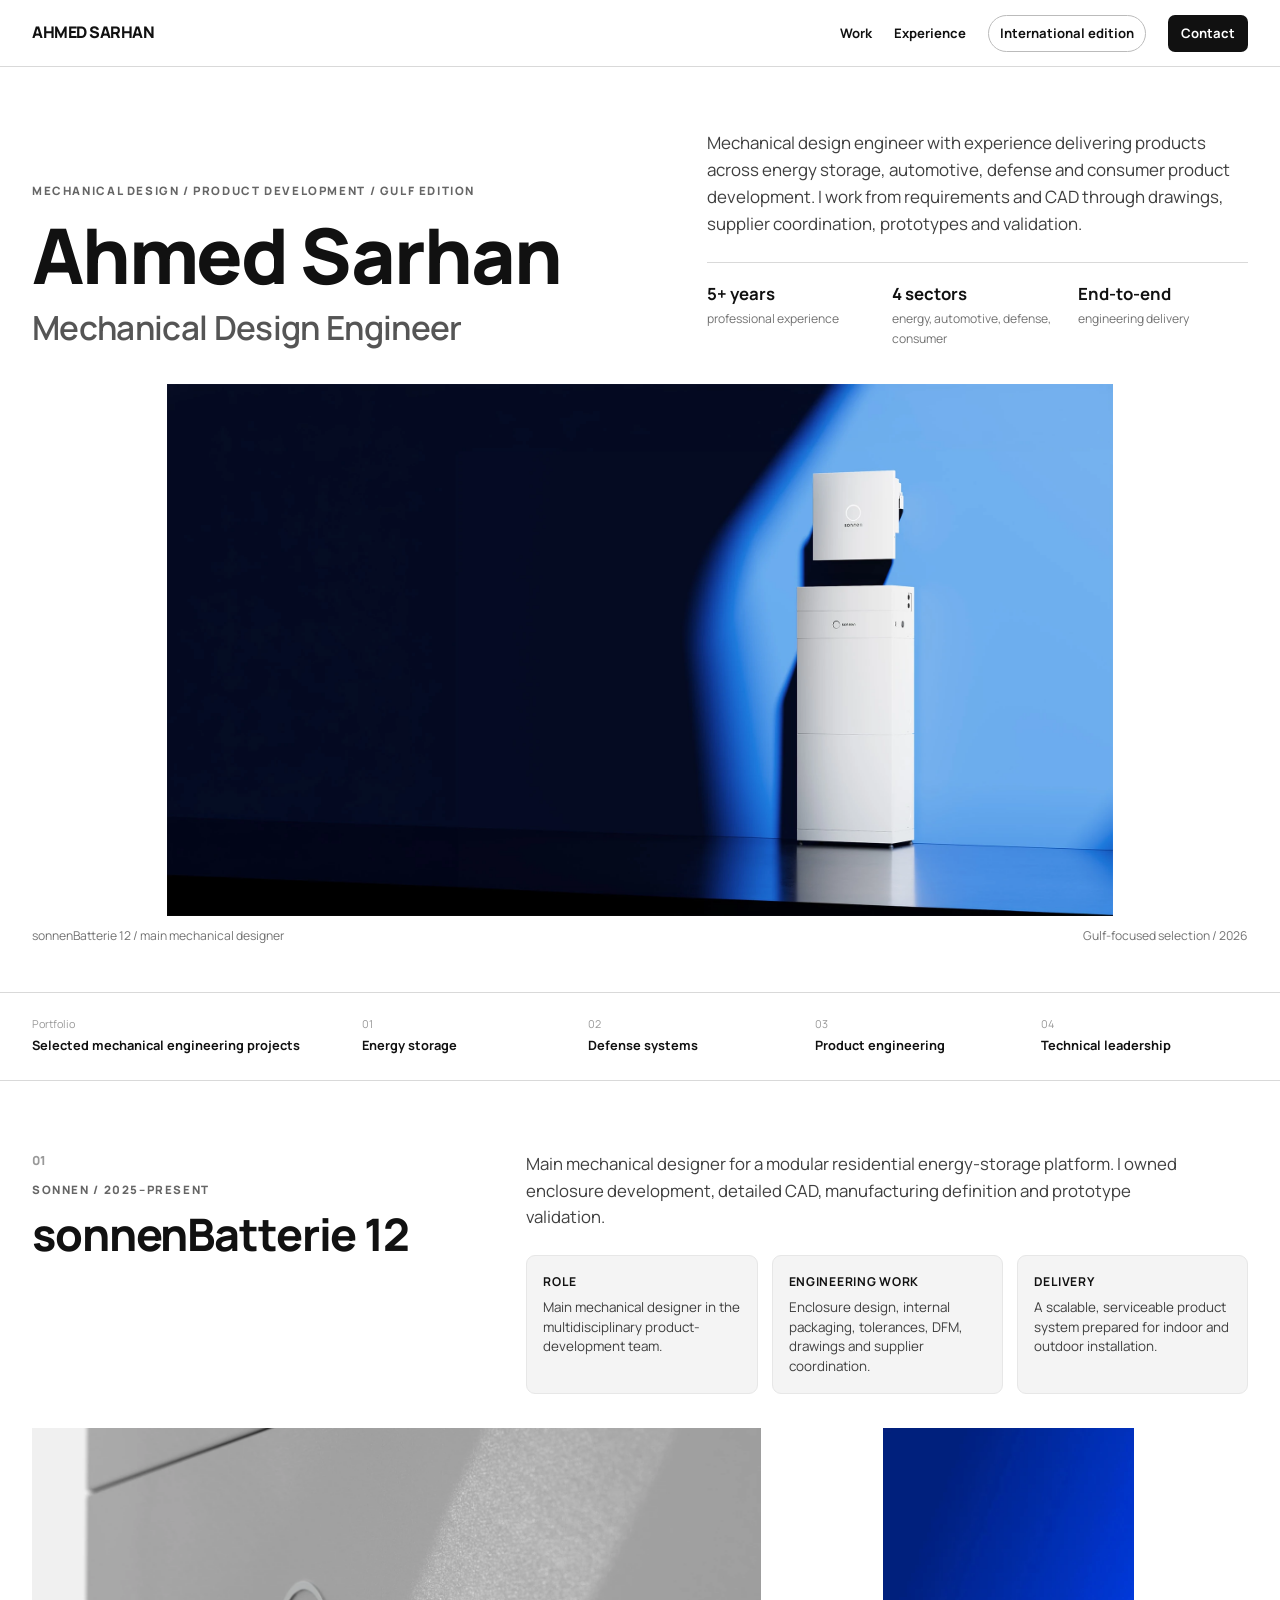
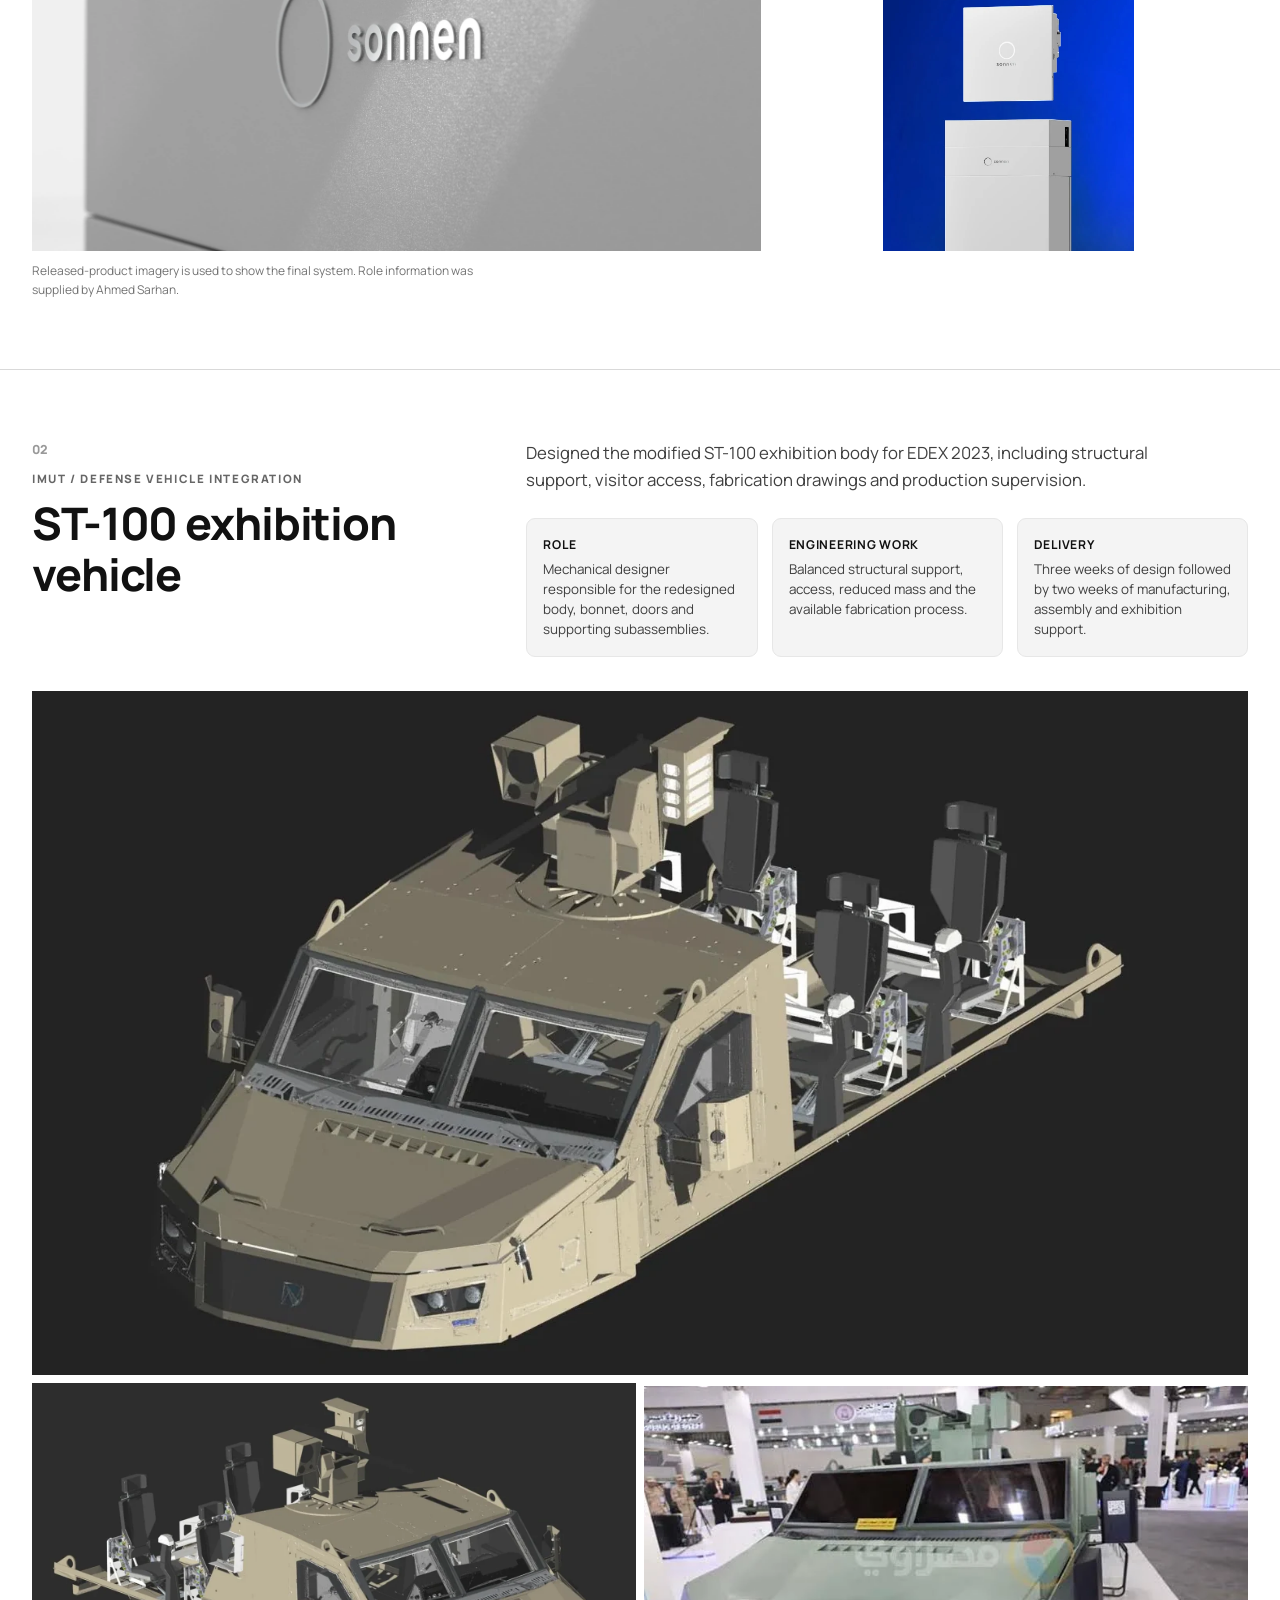
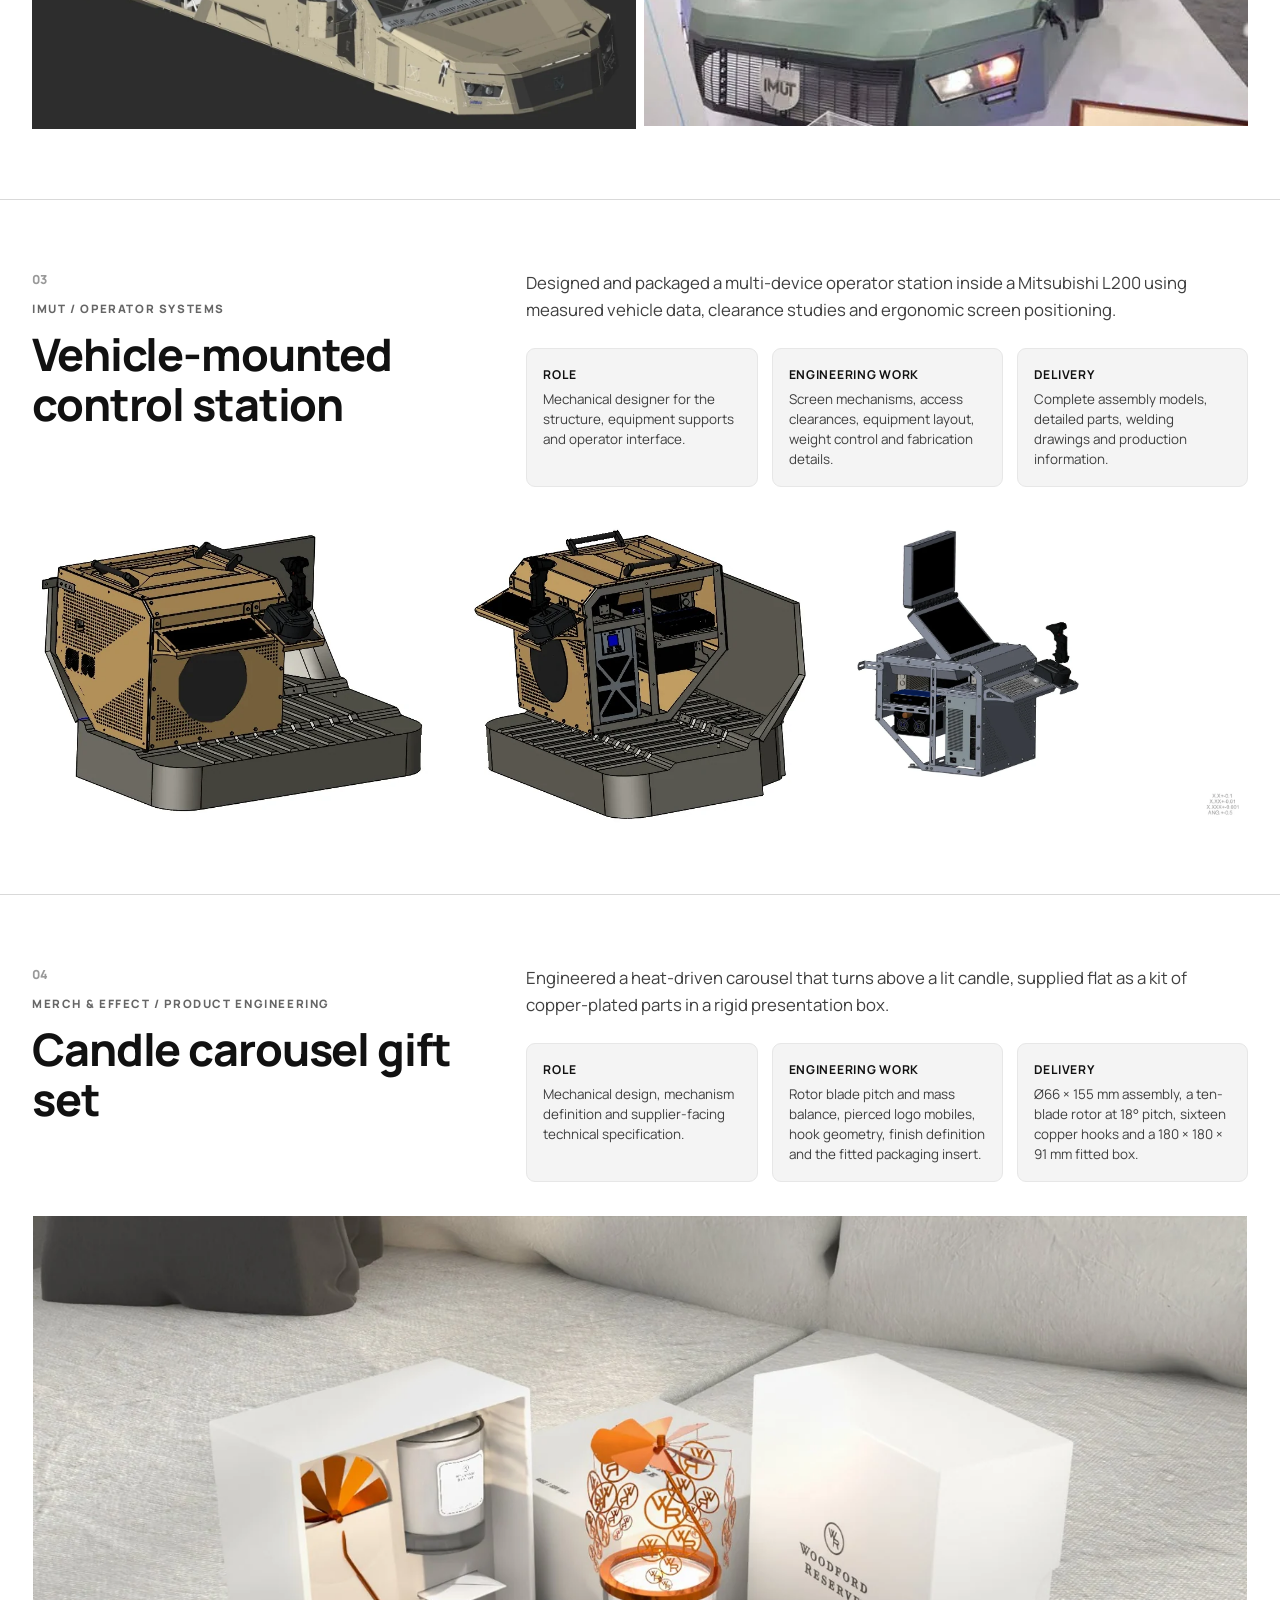
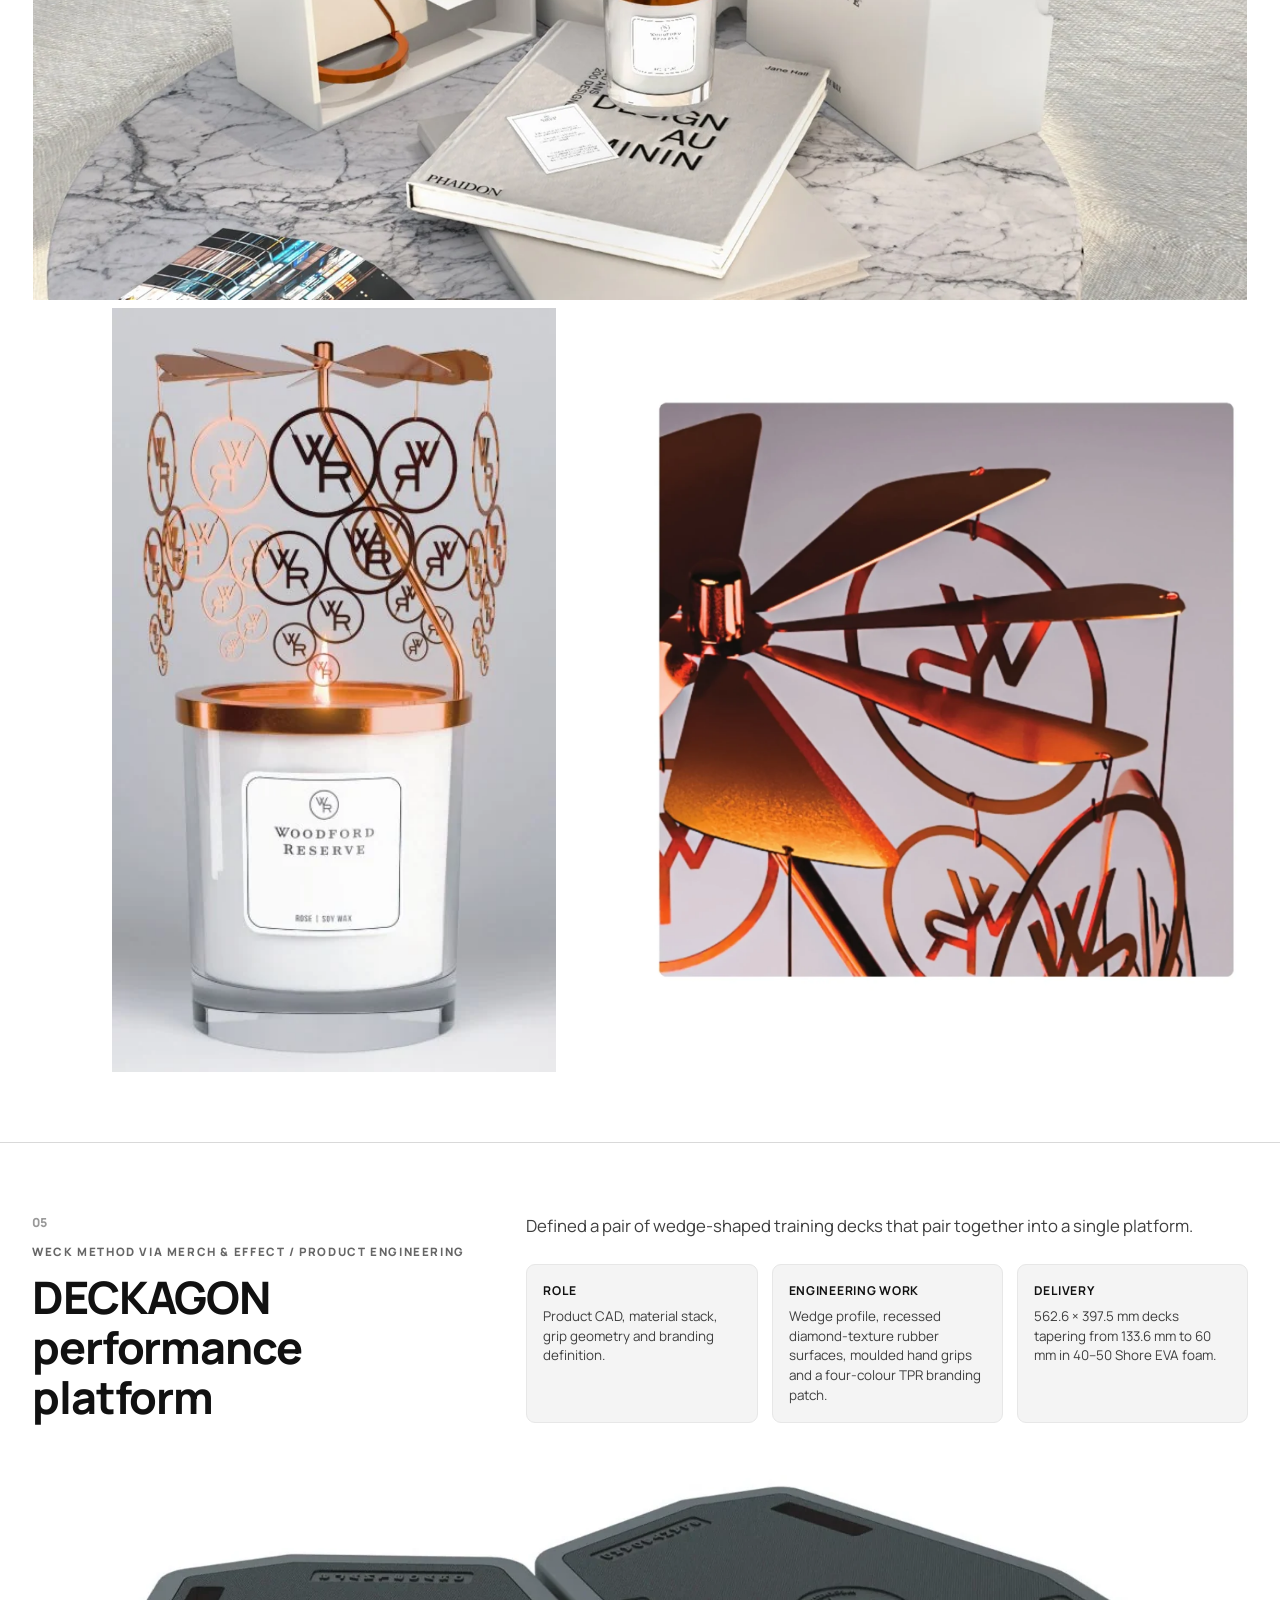
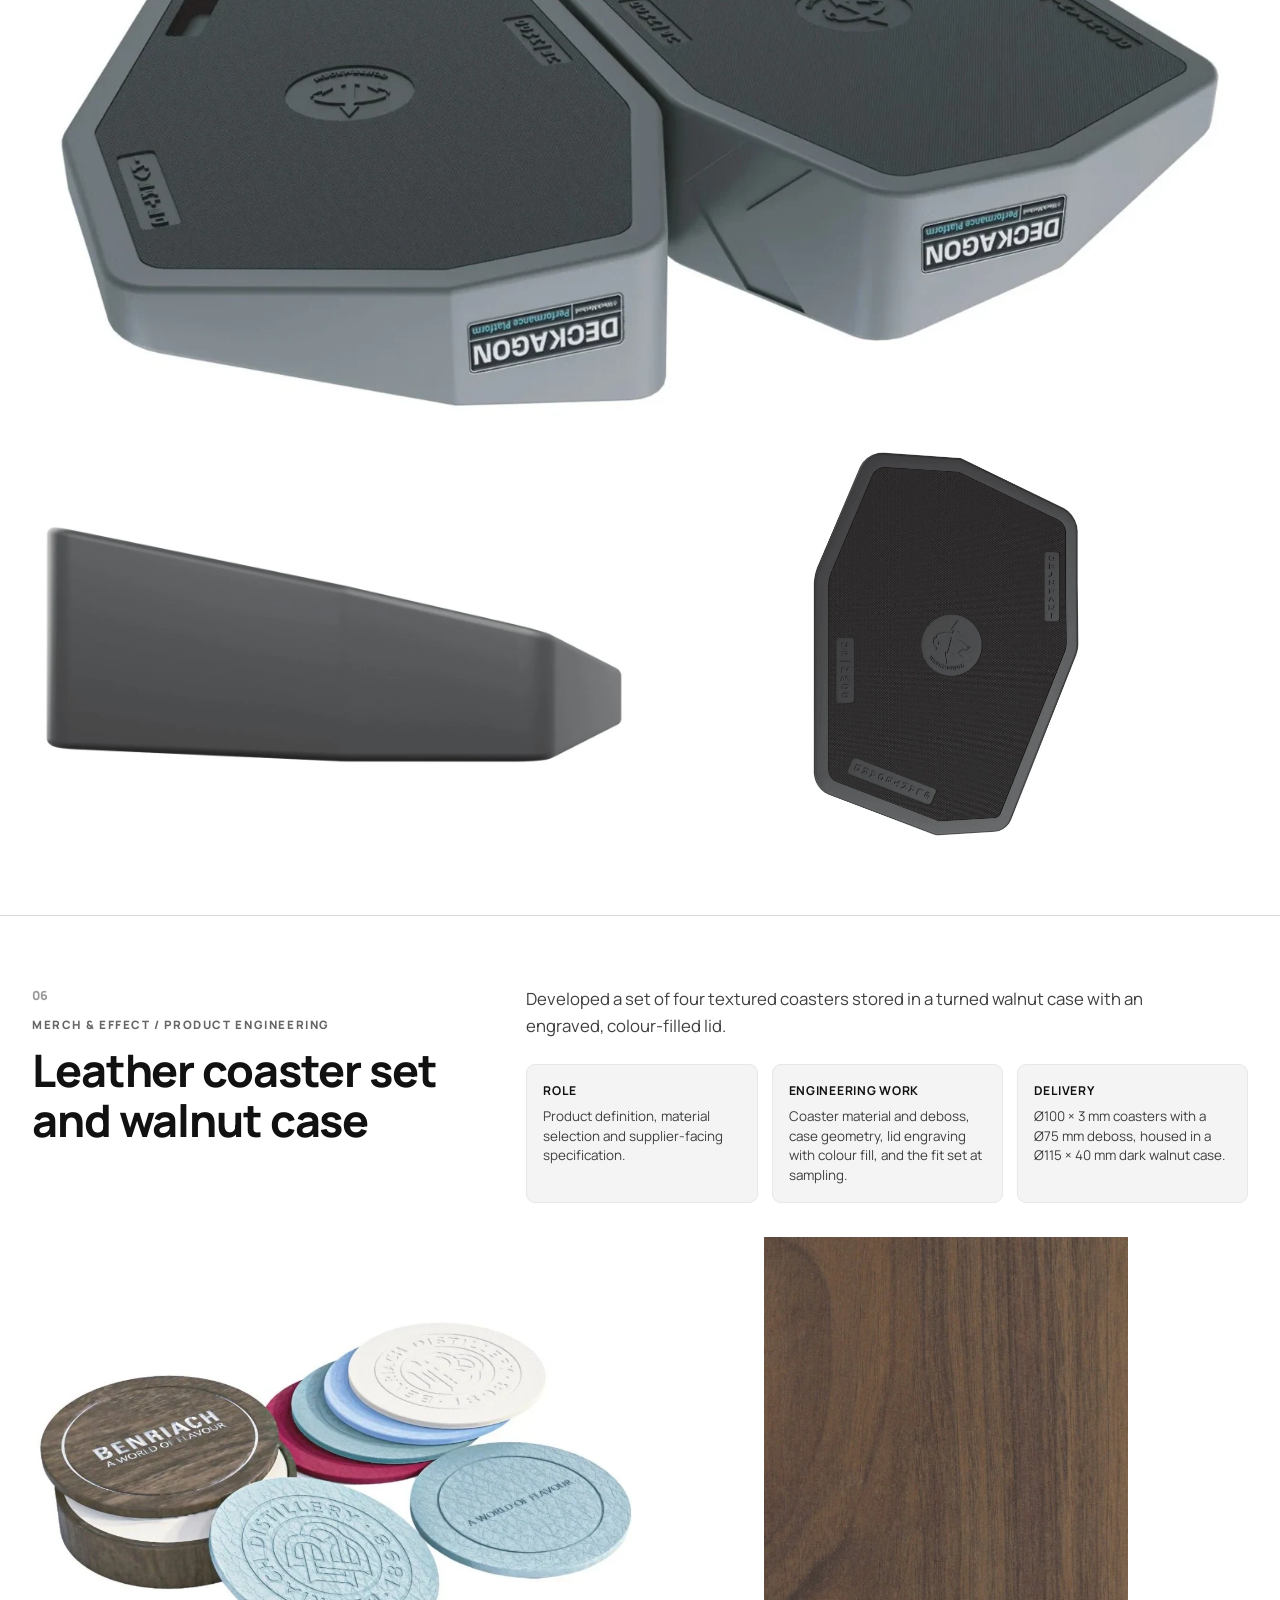
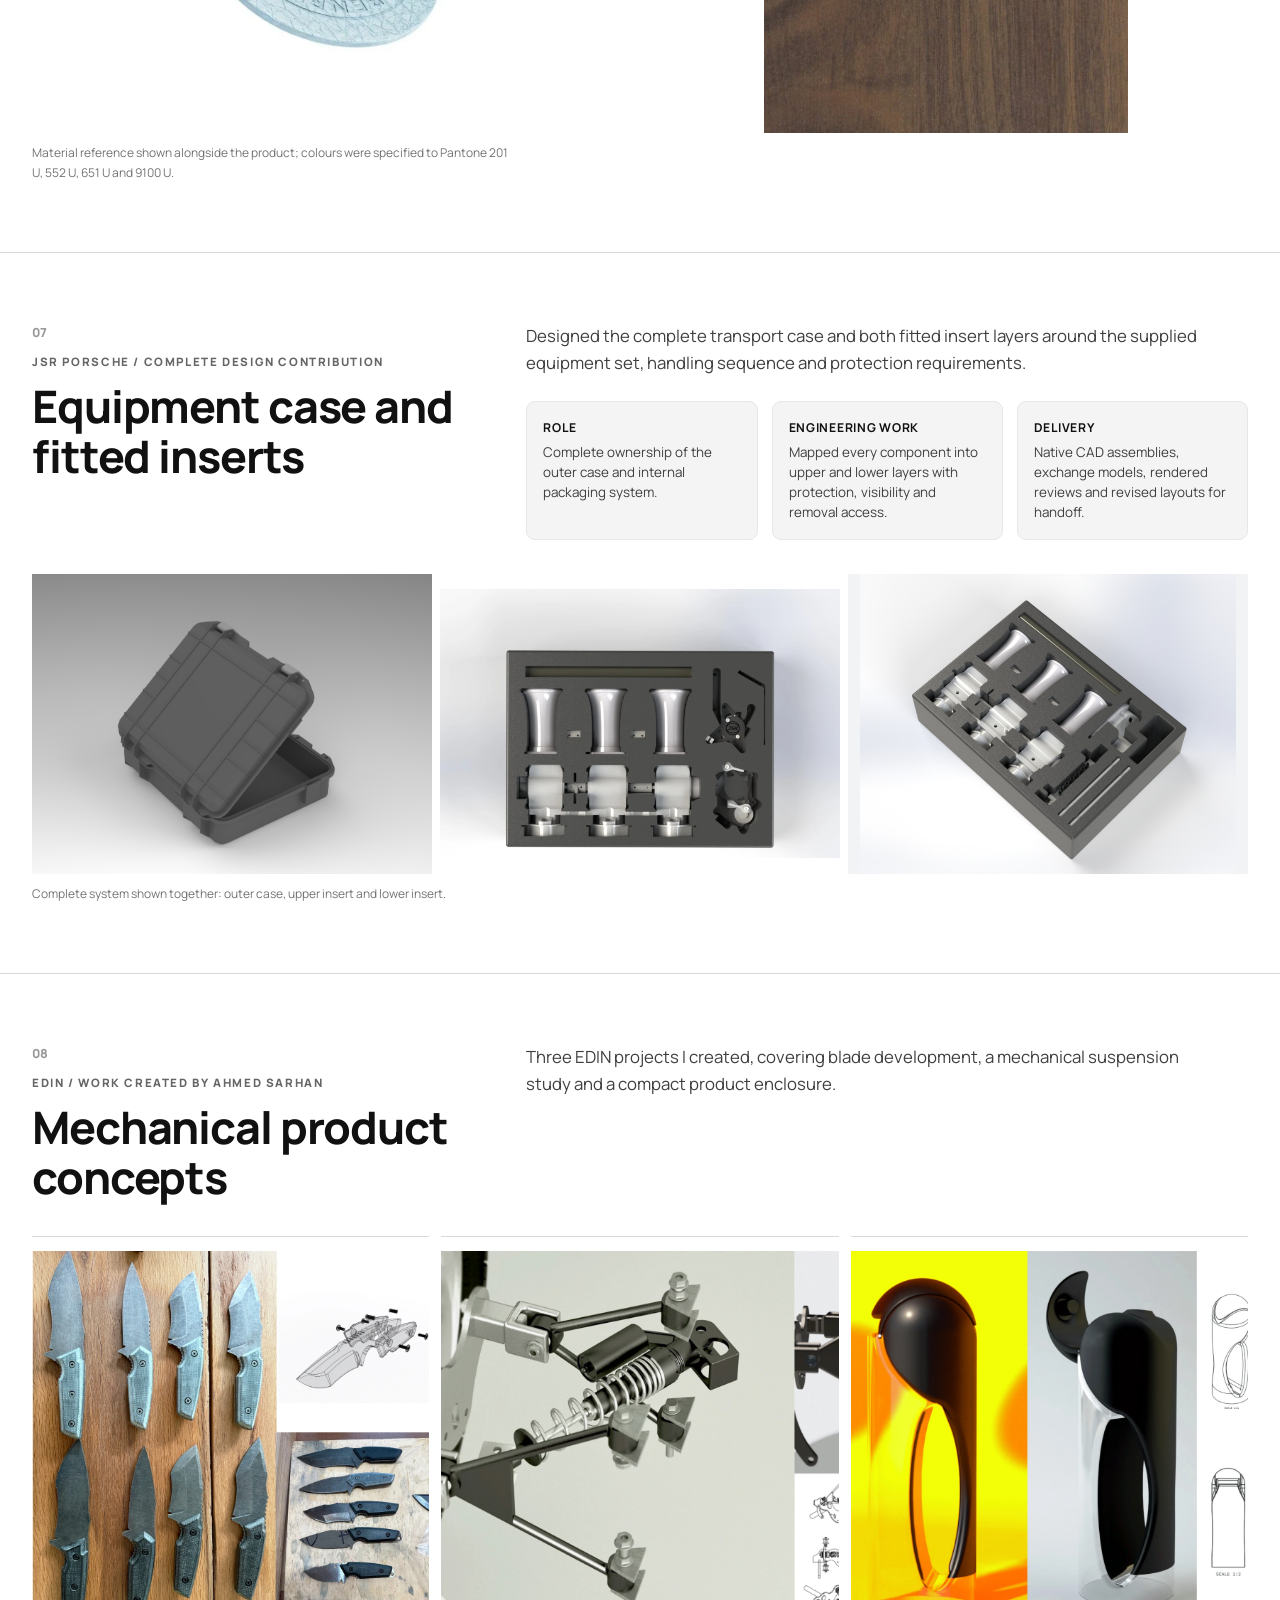
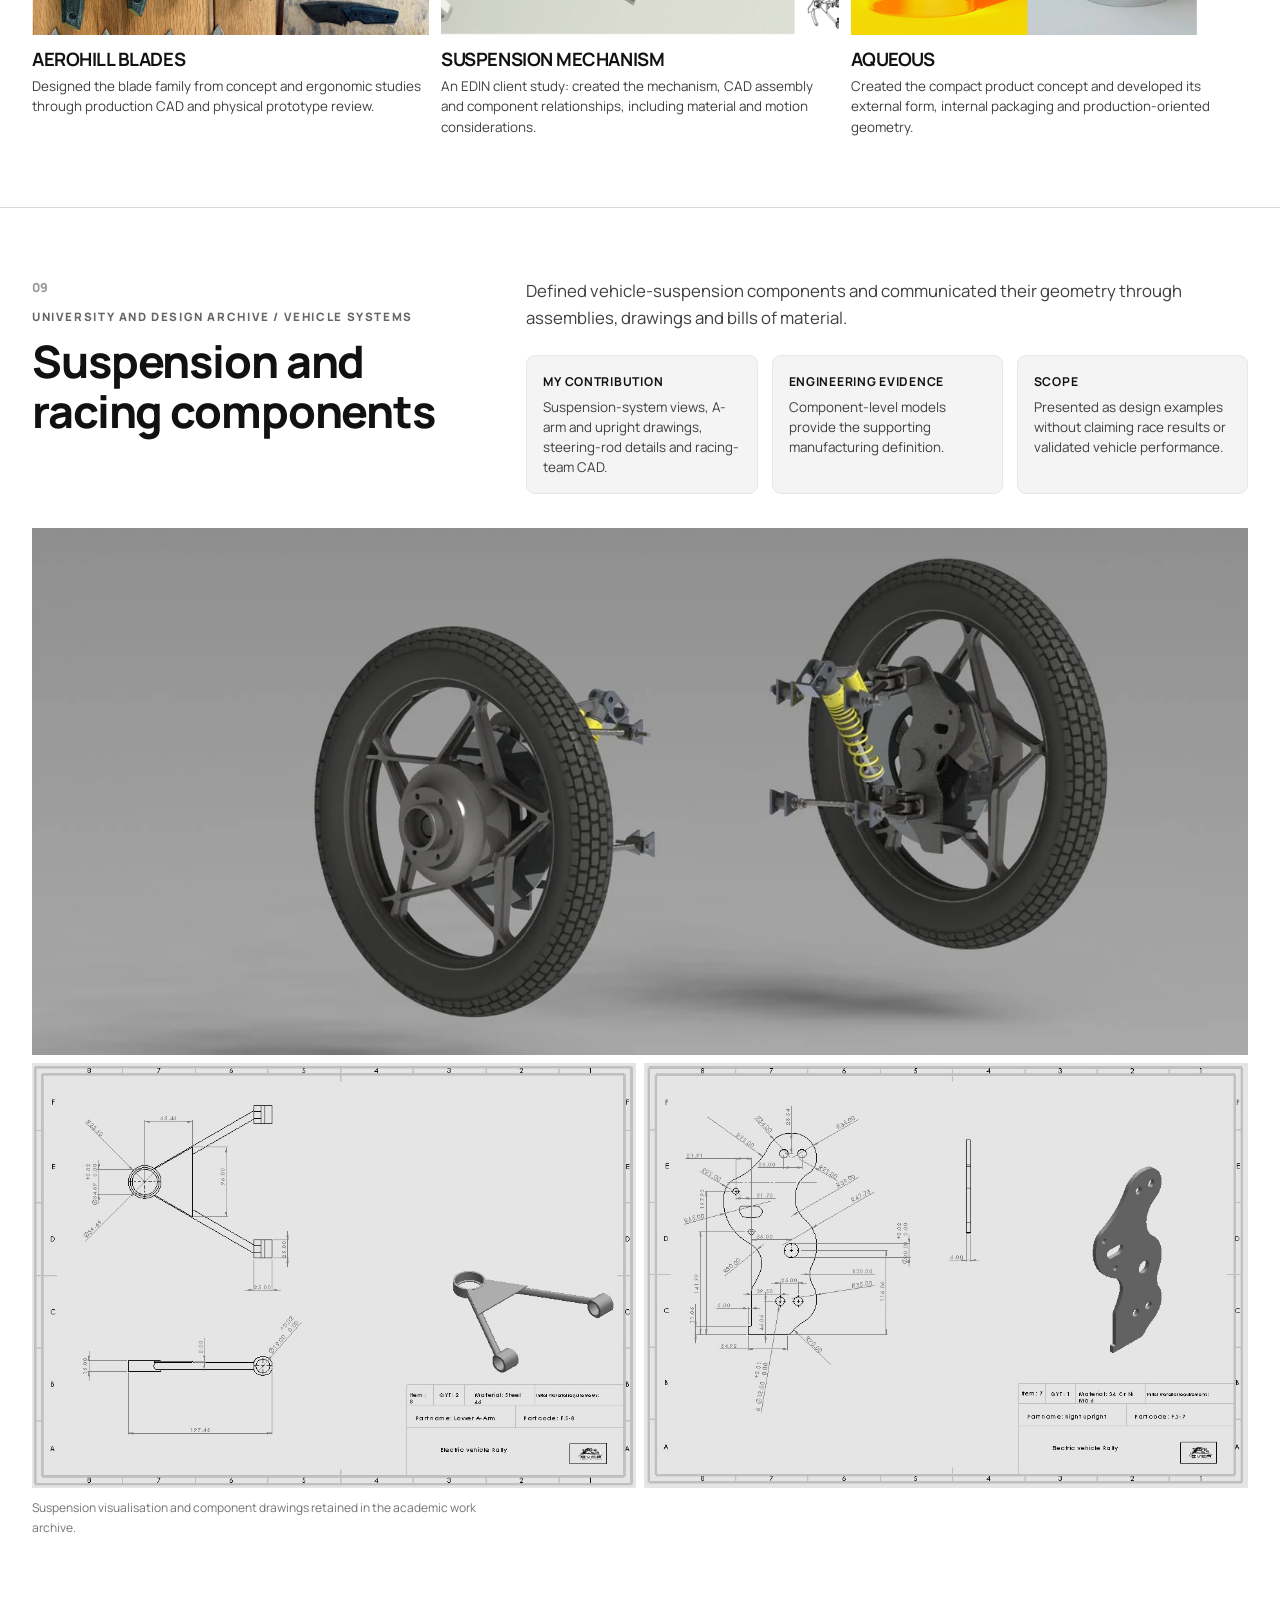
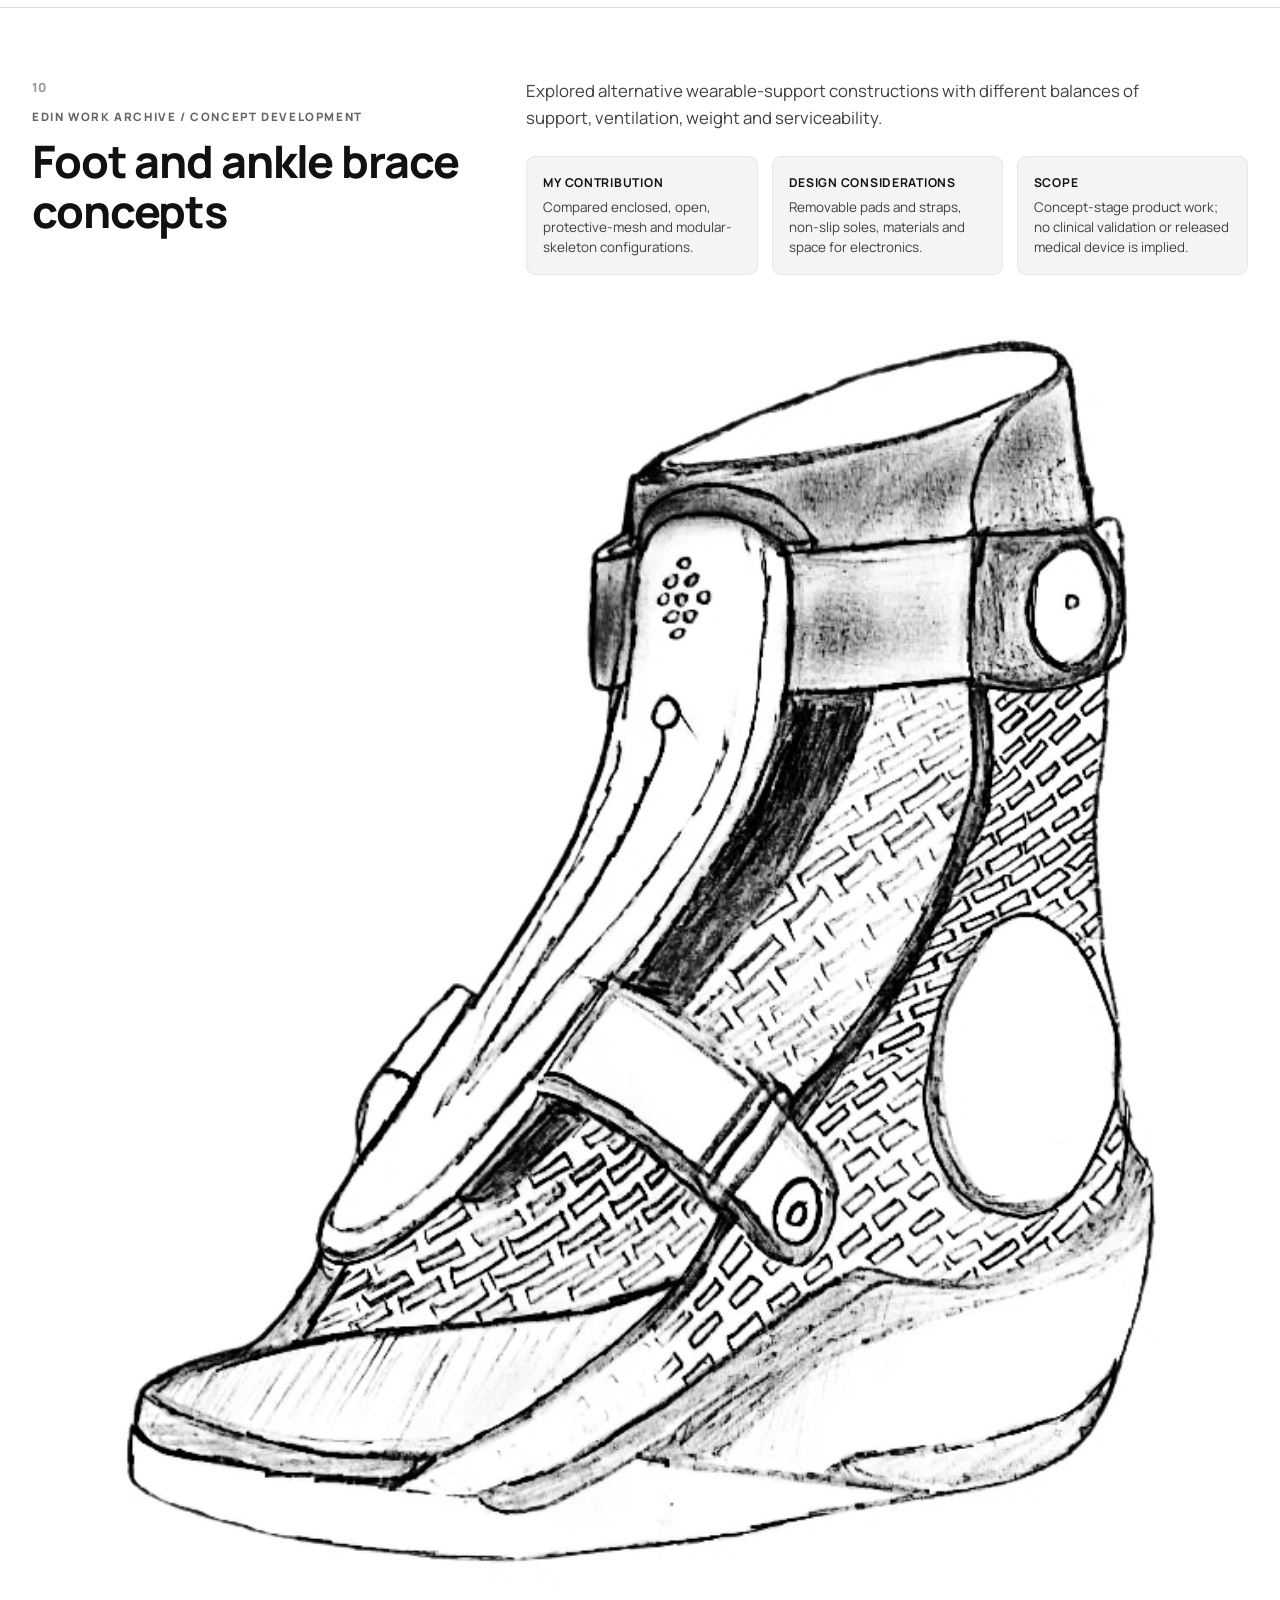
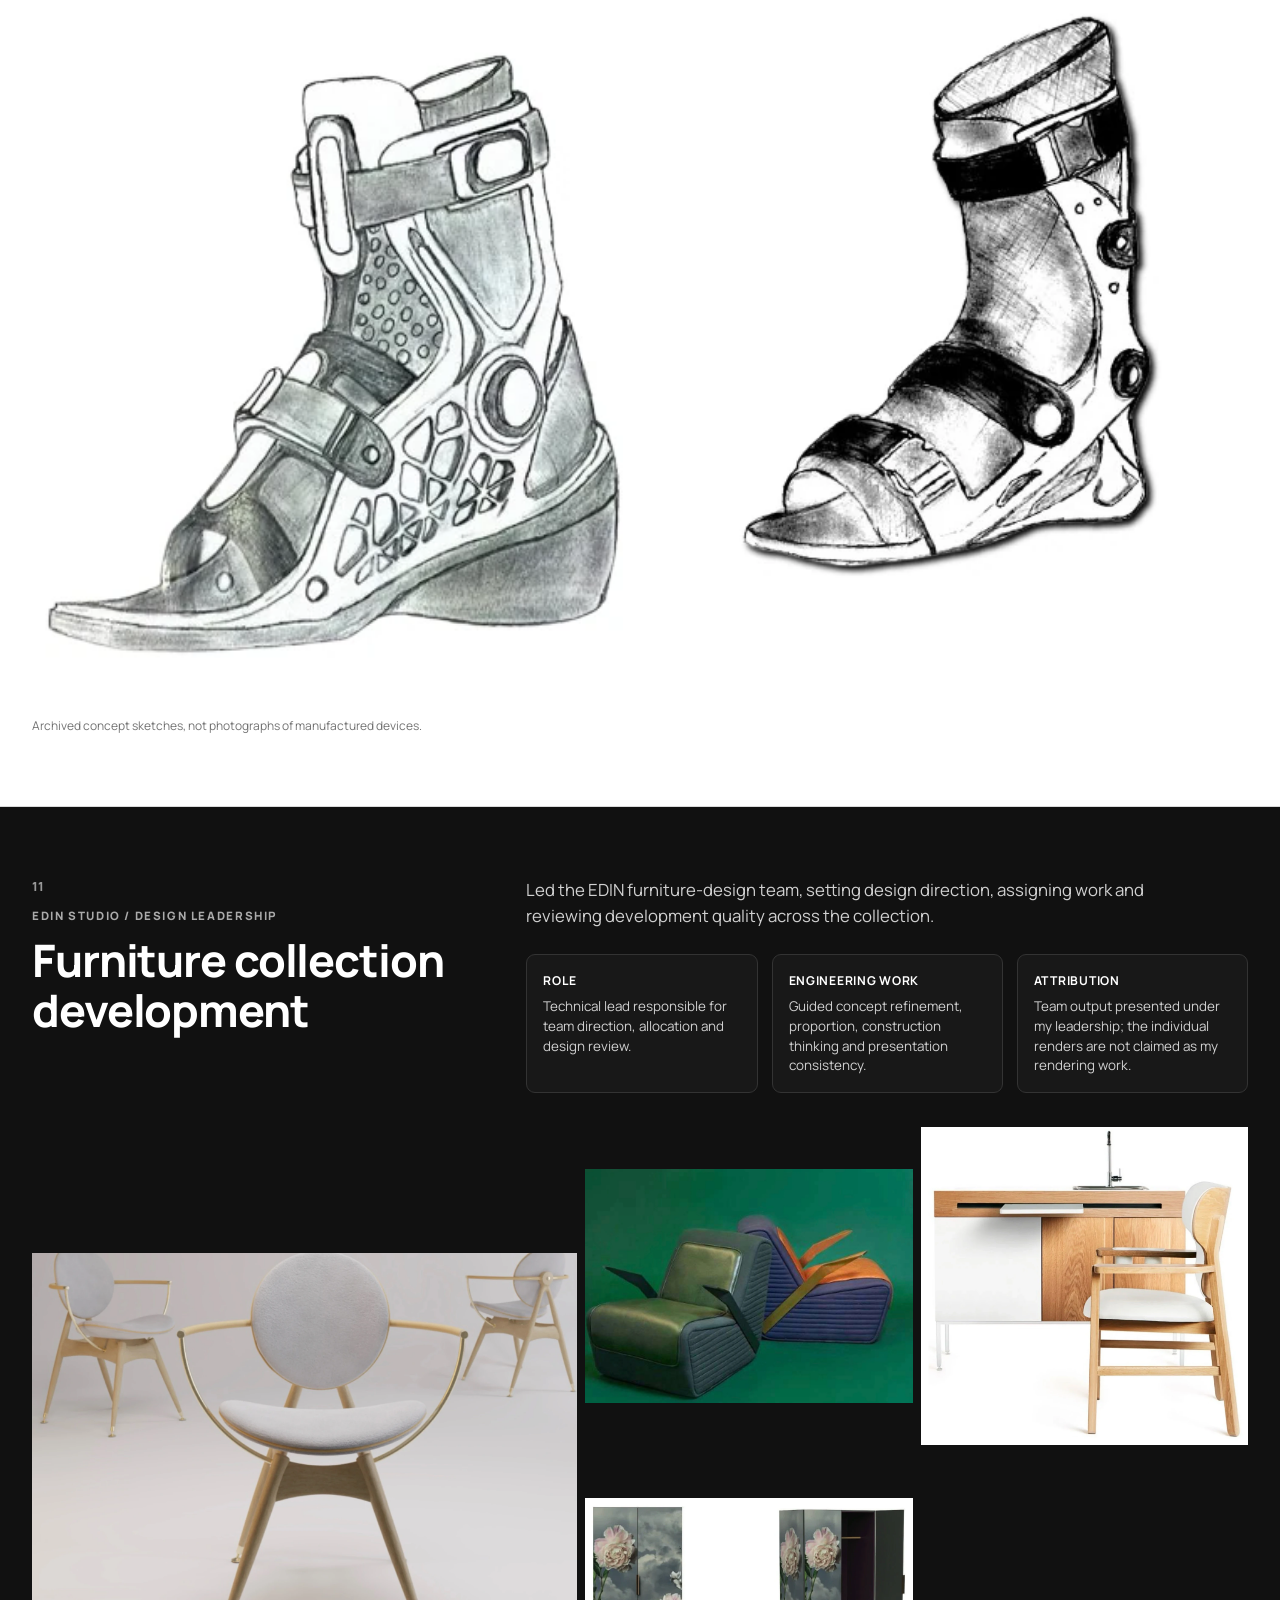
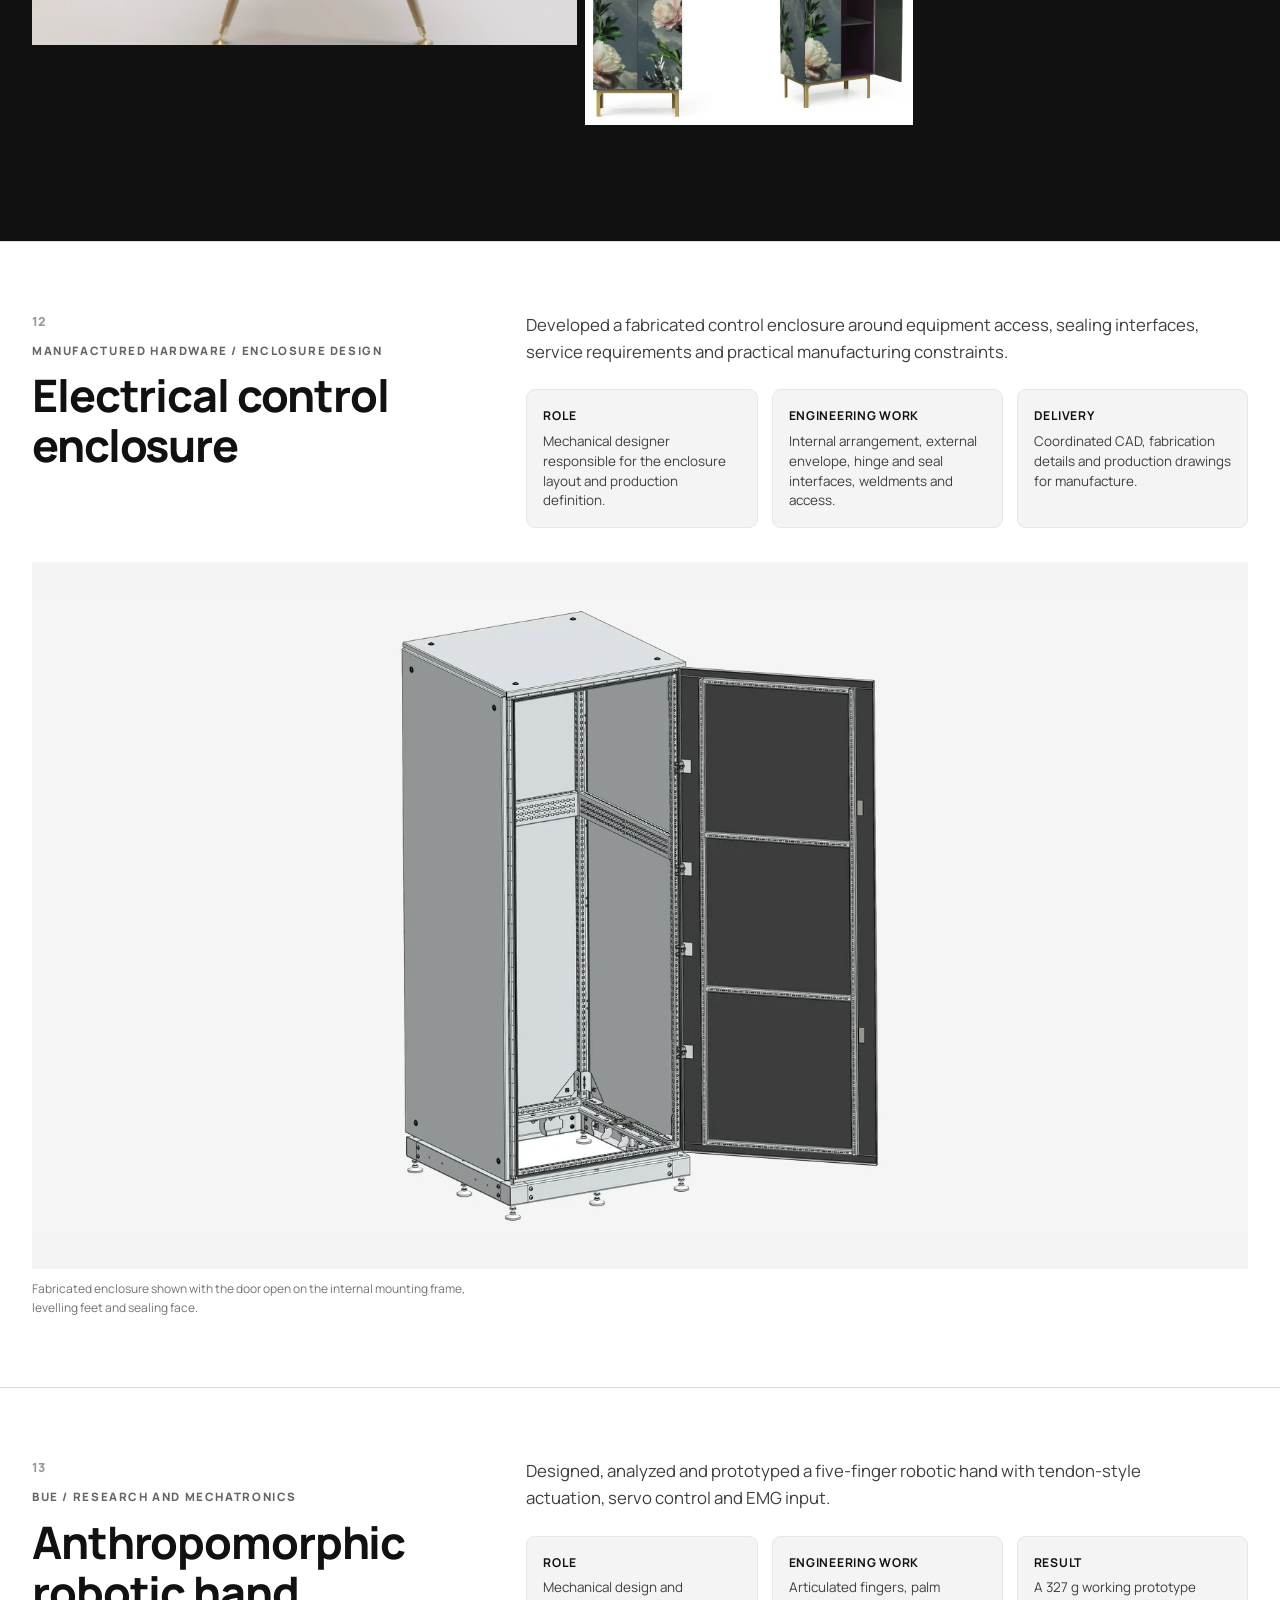
<file: gulf/index.html>
<!DOCTYPE html>

<html lang="en">
<head>
<meta charset="utf-8"/>
<meta content="width=device-width,initial-scale=1" name="viewport"/>
<title>Ahmed Sarhan | Mechanical Design Engineer | Gulf Edition</title>
<meta content="Gulf-focused mechanical design portfolio of Ahmed Sarhan: energy storage, automotive, defense, product engineering and technical leadership." name="description"/>
<link href="https://fonts.googleapis.com" rel="preconnect"/>
<link crossorigin="" href="https://fonts.gstatic.com" rel="preconnect"/>
<link href="https://fonts.googleapis.com/css2?family=Manrope:wght@400;500;600;700;800&amp;family=Playfair+Display:ital,wght@0,600;1,600&amp;display=swap" rel="stylesheet"/>
<link href="../styles.css" rel="stylesheet"/>
</head>
<body>
<nav class="nav">
<div class="wrap nav-inner">
<a class="brand" href="#top">AHMED SARHAN</a>
<div class="nav-links">
<a href="#work">Work</a>
<a href="#experience">Experience</a>
<a class="edition" href="../index.html">International edition</a>
<a class="contact" href="mailto:ahmed.m.sarhan1998@gmail.com">Contact</a>
</div>
</div>
</nav>
<main id="top">
<header class="hero">
<div class="wrap">
<div class="hero-grid">
<div>
<div class="kicker">Mechanical design / product development / Gulf edition</div>
<h1>Ahmed Sarhan <span>Mechanical Design Engineer</span>
</h1>
</div>
<div class="hero-copy">
<p>Mechanical design engineer with experience delivering products across energy storage, automotive, defense and consumer product development. I work from requirements and CAD through drawings, supplier coordination, prototypes and validation.</p>
<div class="facts">
<div class="fact">
<strong>5+ years</strong>
<small>professional experience</small>
</div>
<div class="fact">
<strong>4 sectors</strong>
<small>energy, automotive, defense, consumer</small>
</div>
<div class="fact">
<strong>End-to-end</strong>
<small>engineering delivery</small>
</div>
</div>
</div>
</div>
<div class="lead-image reveal">
<img alt="sonnenBatterie 12 residential energy storage system" src="../assets/sonnenbatterie-12-in-a-blue-studio-environment.webp"/>
</div>
<div class="lead-caption">
<span>sonnenBatterie 12 / main mechanical designer</span>
<span>Gulf-focused selection / 2026</span>
</div>
</div>
</header>
<section class="index" id="work">
<div class="wrap index-grid">
<div class="index-item">
<span>Portfolio</span>
<strong>Selected mechanical engineering projects</strong>
</div>
<div class="index-item">
<span>01</span>
<strong>Energy storage</strong>
</div>
<div class="index-item">
<span>02</span>
<strong>Defense systems</strong>
</div>
<div class="index-item">
<span>03</span>
<strong>Product engineering</strong>
</div>
<div class="index-item">
<span>04</span>
<strong>Technical leadership</strong>
</div>
</div>
</section>
<article class="case">
<div class="wrap">
<div class="case-head">
<div class="case-title">
<span class="number">01</span>
<div class="eyebrow">sonnen / 2025–present</div>
<h2>sonnenBatterie 12</h2>
</div>
<div>
<p class="lede">Main mechanical designer for a modular residential energy-storage platform. I owned enclosure development, detailed CAD, manufacturing definition and prototype validation.</p>
<div class="role-grid">
<div>
<strong>Role</strong>
<p>Main mechanical designer in the multidisciplinary product-development team.</p>
</div>
<div>
<strong>Engineering work</strong>
<p>Enclosure design, internal packaging, tolerances, DFM, drawings and supplier coordination.</p>
</div>
<div>
<strong>Delivery</strong>
<p>A scalable, serviceable product system prepared for indoor and outdoor installation.</p>
</div>
</div>
</div>
</div>
<div class="duo reveal"><div class="visual fill"><img alt="Close detail of the sonnenBatterie 12 enclosure face" src="../assets/close-detail-of-the-sonnenbatterie-12.webp"/></div><div class="visual contain" style="background:#022CAA;max-width:850px;margin-inline:auto"><img alt="Modular sonnenBatterie 12 architecture: wall unit above the floor-standing battery" src="../assets/modular-sonnenbatterie-12-product-architecture.webp"/></div></div>
<p class="image-note">Released-product imagery is used to show the final system. Role information was supplied by Ahmed Sarhan.</p>
</div>
</article>
<article class="case">
<div class="wrap">
<div class="case-head">
<div class="case-title">
<span class="number">02</span>
<div class="eyebrow">IMUT / defense vehicle integration</div>
<h2>ST-100 exhibition vehicle</h2>
</div>
<div>
<p class="lede">Designed the modified ST-100 exhibition body for EDEX 2023, including structural support, visitor access, fabrication drawings and production supervision.</p>
<div class="role-grid">
<div>
<strong>Role</strong>
<p>Mechanical designer responsible for the redesigned body, bonnet, doors and supporting subassemblies.</p>
</div>
<div>
<strong>Engineering work</strong>
<p>Balanced structural support, access, reduced mass and the available fabrication process.</p>
</div>
<div>
<strong>Delivery</strong>
<p>Three weeks of design followed by two weeks of manufacturing, assembly and exhibition support.</p>
</div>
</div>
</div>
</div>
<div class="visual-grid reveal" style="--sar:1.743">
<div class="visual hero-frame dark" style="--har:1.778;background:#232323">
<img alt="ST-100 exhibition vehicle CAD assembly" src="../assets/st-100-exhibition-vehicle-cad-assembly.webp"/>
</div>
<div class="visual small dark" style="background:#2D2D2D">
<img alt="ST-100 body support detail" src="../assets/st-100-body-and-support-detail.webp"/>
</div>
<div class="visual small" style="max-width:1254px;margin-inline:auto">
<img alt="Completed ST-100 exhibition vehicle" src="../assets/completed-st-100-exhibition-vehicle.webp"/>
</div>
</div>
</div>
</article>
<article class="case">
<div class="wrap">
<div class="case-head">
<div class="case-title">
<span class="number">03</span>
<div class="eyebrow">IMUT / operator systems</div>
<h2>Vehicle-mounted control station</h2>
</div>
<div>
<p class="lede">Designed and packaged a multi-device operator station inside a Mitsubishi L200 using measured vehicle data, clearance studies and ergonomic screen positioning.</p>
<div class="role-grid">
<div>
<strong>Role</strong>
<p>Mechanical designer for the structure, equipment supports and operator interface.</p>
</div>
<div>
<strong>Engineering work</strong>
<p>Screen mechanisms, access clearances, equipment layout, weight control and fabrication details.</p>
</div>
<div>
<strong>Delivery</strong>
<p>Complete assembly models, detailed parts, welding drawings and production information.</p>
</div>
</div>
</div>
</div>
<div class="triple reveal" style="--sar:1.318">
<div class="visual" style="max-width:1183px;margin-inline:auto">
<img alt="Vehicle-mounted control station complete assembly" src="../assets/vehicle-mounted-control-station-complete-assembly.webp"/>
</div>
<div class="visual" style="max-width:1047px;margin-inline:auto">
<img alt="Control station internal equipment arrangement" src="../assets/control-station-internal-arrangement.webp"/>
</div>
<div class="visual">
<img alt="Control station mechanical detail model" src="../assets/control-station-detail-model.webp"/>
</div>
</div>
</div>
</article>
<article class="case"><div class="wrap">
<div class="case-head"><div class="case-title"><span class="number">04</span><div class="eyebrow">Merch &amp; Effect / product engineering</div><h2>Candle carousel gift set</h2></div><div><p class="lede">Engineered a heat-driven carousel that turns above a lit candle, supplied flat as a kit of copper-plated parts in a rigid presentation box.</p><div class="role-grid"><div><strong>Role</strong><p>Mechanical design, mechanism definition and supplier-facing technical specification.</p></div><div><strong>Engineering work</strong><p>Rotor blade pitch and mass balance, pierced logo mobiles, hook geometry, finish definition and the fitted packaging insert.</p></div><div><strong>Delivery</strong><p>Ø66 × 155 mm assembly, a ten-blade rotor at 18° pitch, sixteen copper hooks and a 180 × 180 × 91 mm fitted box.</p></div></div></div></div>
<div class="visual-grid reveal" style="--sar:0.790"><div class="visual hero-frame" style="--har:1.778"><img alt="Candle carousel gift set presented in its rigid box" src="../assets/woodford-candle-carousel-gift-set.webp"/></div><div class="visual small contain" style="max-width:691px;margin-inline:auto"><img alt="Candle carousel assembled above a lit candle" src="../assets/candle-carousel-assembled-above-a-lit-candle.webp"/></div><div class="visual small contain"><img alt="Rotor blades and pierced logo mobiles in close detail" src="../assets/candle-carousel-rotor-and-logo-mobiles.webp"/></div></div>
</div></article>
<article class="case"><div class="wrap">
<div class="case-head"><div class="case-title"><span class="number">05</span><div class="eyebrow">Weck Method via Merch &amp; Effect / product engineering</div><h2>DECKAGON performance platform</h2></div><div><p class="lede">Defined a pair of wedge-shaped training decks that pair together into a single platform.</p><div class="role-grid"><div><strong>Role</strong><p>Product CAD, material stack, grip geometry and branding definition.</p></div><div><strong>Engineering work</strong><p>Wedge profile, recessed diamond-texture rubber surfaces, moulded hand grips and a four-colour TPR branding patch.</p></div><div><strong>Delivery</strong><p>562.6 × 397.5 mm decks tapering from 133.6 mm to 60 mm in 40–50 Shore EVA foam.</p></div></div></div></div>
<div class="visual-grid reveal" style="--sar:1.502"><div class="visual hero-frame contain" style="--har:2.103"><img alt="Pair of DECKAGON training decks seen from above" src="../assets/deckagon-training-platform-pair.webp"/></div><div class="visual small contain"><img alt="Wedge side profile of a DECKAGON deck" src="../assets/deckagon-wedge-side-profile.webp"/></div><div class="visual small contain"><img alt="Top surface and branding patch of a DECKAGON deck" src="../assets/deckagon-deck-top-surface.webp"/></div></div>
</div></article>
<article class="case"><div class="wrap">
<div class="case-head"><div class="case-title"><span class="number">06</span><div class="eyebrow">Merch &amp; Effect / product engineering</div><h2>Leather coaster set and walnut case</h2></div><div><p class="lede">Developed a set of four textured coasters stored in a turned walnut case with an engraved, colour-filled lid.</p><div class="role-grid"><div><strong>Role</strong><p>Product definition, material selection and supplier-facing specification.</p></div><div><strong>Engineering work</strong><p>Coaster material and deboss, case geometry, lid engraving with colour fill, and the fit set at sampling.</p></div><div><strong>Delivery</strong><p>Ø100 × 3 mm coasters with a Ø75 mm deboss, housed in a Ø115 × 40 mm dark walnut case.</p></div></div></div></div>
<div class="split-visual reveal" style="--sar:1.217"><div class="visual"><img alt="Leather coaster set with its turned walnut case" src="../assets/leather-coaster-set-with-walnut-case.webp"/></div><div class="visual"><img alt="Dark walnut material reference for the case" src="../assets/dark-walnut-case-material.webp"/></div></div><p class="image-note">Material reference shown alongside the product; colours were specified to Pantone 201 U, 552 U, 651 U and 9100 U.</p>
</div></article>
<article class="case">
<div class="wrap">
<div class="case-head">
<div class="case-title">
<span class="number">07</span>
<div class="eyebrow">JSR Porsche / complete design contribution</div>
<h2>Equipment case and fitted inserts</h2>
</div>
<div>
<p class="lede">Designed the complete transport case and both fitted insert layers around the supplied equipment set, handling sequence and protection requirements.</p>
<div class="role-grid">
<div>
<strong>Role</strong>
<p>Complete ownership of the outer case and internal packaging system.</p>
</div>
<div>
<strong>Engineering work</strong>
<p>Mapped every component into upper and lower layers with protection, visibility and removal access.</p>
</div>
<div>
<strong>Delivery</strong>
<p>Native CAD assemblies, exchange models, rendered reviews and revised layouts for handoff.</p>
</div>
</div>
</div>
</div>
<div class="triple reveal" style="--sar:1.333">
<div class="visual">
<img alt="JSR Porsche rugged transport case" src="../assets/jsr-pdf-3.jpg"/>
</div>
<div class="visual">
<img alt="JSR Porsche upper fitted insert" src="../assets/jsr-pdf-2.webp"/>
</div>
<div class="visual" style="background:#F2F3F5">
<img alt="JSR Porsche lower fitted insert" src="../assets/jsr-pdf-1.jpg"/>
</div>
</div>
<p class="image-note">Complete system shown together: outer case, upper insert and lower insert.</p>
</div>
</article>
<section class="case">
<div class="wrap">
<div class="case-head">
<div class="case-title">
<span class="number">08</span>
<div class="eyebrow">EDIN / work created by Ahmed Sarhan</div>
<h2>Mechanical product concepts</h2>
</div>
<div>
<p class="lede">Three EDIN projects I created, covering blade development, a mechanical suspension study and a compact product enclosure.</p>
</div>
</div>
<div class="named-projects reveal" style="--sar:1.037">
<div class="named-card">
<div class="visual">
<img alt="AEROHILL BLADES designs and prototypes" src="../assets/aerohill-blades.webp"/>
</div>
<h3>AEROHILL BLADES</h3>
<p>Designed the blade family from concept and ergonomic studies through production CAD and physical prototype review.</p>
</div>
<div class="named-card">
<div class="visual">
<img alt="Suspension engineering concept" src="../assets/suspension.webp"/>
</div>
<h3>SUSPENSION MECHANISM</h3>
<p>An EDIN client study: created the mechanism, CAD assembly and component relationships, including material and motion considerations.</p>
</div>
<div class="named-card">
<div class="visual">
<img alt="AQUEOUS product concept" src="../assets/aqueous.webp"/>
</div>
<h3>AQUEOUS</h3>
<p>Created the compact product concept and developed its external form, internal packaging and production-oriented geometry.</p>
</div>
</div>
</div>
</section>
<article class="case">
<div class="wrap">
<div class="case-head">
<div class="case-title">
<span class="number">09</span>
<div class="eyebrow">University and design archive / vehicle systems</div>
<h2>Suspension and racing components</h2>
</div>
<div>
<p class="lede">Defined vehicle-suspension components and communicated their geometry through assemblies, drawings and bills of material.</p>
<div class="role-grid">
<div>
<strong>My contribution</strong>
<p>Suspension-system views, A-arm and upright drawings, steering-rod details and racing-team CAD.</p>
</div>
<div>
<strong>Engineering evidence</strong>
<p>Component-level models provide the supporting manufacturing definition.</p>
</div>
<div>
<strong>Scope</strong>
<p>Presented as design examples without claiming race results or validated vehicle performance.</p>
</div>
</div>
</div>
</div>
<div class="visual-grid reveal" style="--sar:1.420">
<div class="visual hero-frame" style="--har:2.309">
<img alt="Suspension and wheel assembly render" src="../assets/suspension-system.webp"/>
</div>
<div class="visual small" style="background:#E5E5E5">
<img alt="Suspension A-arm engineering drawing" src="../assets/suspension-a-arm.jpg"/>
</div>
<div class="visual small" style="background:#E5E5E5">
<img alt="Suspension upright engineering drawing" src="../assets/suspension-upright.jpg"/>
</div>
</div>
<p class="image-note">Suspension visualisation and component drawings retained in the academic work archive.</p>
</div>
</article>
<article class="case">
<div class="wrap">
<div class="case-head">
<div class="case-title">
<span class="number">10</span>
<div class="eyebrow">EDIN work archive / concept development</div>
<h2>Foot and ankle brace concepts</h2>
</div>
<div>
<p class="lede">Explored alternative wearable-support constructions with different balances of support, ventilation, weight and serviceability.</p>
<div class="role-grid">
<div>
<strong>My contribution</strong>
<p>Compared enclosed, open, protective-mesh and modular-skeleton configurations.</p>
</div>
<div>
<strong>Design considerations</strong>
<p>Removable pads and straps, non-slip soles, materials and space for electronics.</p>
</div>
<div>
<strong>Scope</strong>
<p>Concept-stage product work; no clinical validation or released medical device is implied.</p>
</div>
</div>
</div>
</div>
<div class="visual-grid reveal" style="--sar:0.857">
<div class="visual hero-frame contain" style="--har:0.849;max-width:1091px;margin-inline:auto">
<img alt="Foot and ankle brace concept sketch" src="../assets/ankle-brace-hero.webp"/>
</div>
<div class="visual small contain" style="max-width:612px;margin-inline:auto">
<img alt="Open ankle brace concept" src="../assets/ankle-brace-concept-3.webp"/>
</div>
<div class="visual small contain" style="max-width:496px;margin-inline:auto">
<img alt="Modular ankle brace concept" src="../assets/ankle-brace-concept-4.webp"/>
</div>
</div>
<p class="image-note">Archived concept sketches, not photographs of manufactured devices.</p>
</div>
</article>
<article class="case band">
<div class="wrap">
<div class="case-head">
<div class="case-title">
<span class="number">11</span>
<div class="eyebrow">EDIN Studio / design leadership</div>
<h2>Furniture collection development</h2>
</div>
<div>
<p class="lede">Led the EDIN furniture-design team, setting design direction, assigning work and reviewing development quality across the collection.</p>
<div class="role-grid">
<div>
<strong>Role</strong>
<p>Technical lead responsible for team direction, allocation and design review.</p>
</div>
<div>
<strong>Engineering work</strong>
<p>Guided concept refinement, proportion, construction thinking and presentation consistency.</p>
</div>
<div>
<strong>Attribution</strong>
<p>Team output presented under my leadership; the individual renders are not claimed as my rendering work.</p>
</div>
</div>
</div>
</div>
<div class="furniture-grid reveal" style="--sar:1.394">
<div class="visual">
<img alt="EDIN furniture chair collection" src="../assets/edin-furniture-chair.webp"/>
</div>
<div class="visual">
<img alt="EDIN sculptural furniture concept" src="../assets/edin-furniture-sculptural.webp"/>
</div>
<div class="visual">
<img alt="EDIN furniture workstation" src="../assets/edin-furniture-workstation.webp"/>
</div>
<div class="visual">
<img alt="EDIN patterned cabinet" src="../assets/edin-furniture-cabinet.webp"/>
</div>
</div>
</div>
</article>
<article class="case">
<div class="wrap">
<div class="case-head">
<div class="case-title">
<span class="number">12</span>
<div class="eyebrow">Manufactured hardware / enclosure design</div>
<h2>Electrical control enclosure</h2>
</div>
<div>
<p class="lede">Developed a fabricated control enclosure around equipment access, sealing interfaces, service requirements and practical manufacturing constraints.</p>
<div class="role-grid">
<div>
<strong>Role</strong>
<p>Mechanical designer responsible for the enclosure layout and production definition.</p>
</div>
<div>
<strong>Engineering work</strong>
<p>Internal arrangement, external envelope, hinge and seal interfaces, weldments and access.</p>
</div>
<div>
<strong>Delivery</strong>
<p>Coordinated CAD, fabrication details and production drawings for manufacture.</p>
</div>
</div>
</div>
</div>
<div class="solo reveal"><div class="visual contain" style="background:#F5F5F5;max-width:1251px;margin-inline:auto"><img alt="Electrical control enclosure CAD assembly, door open on the internal mounting frame" src="../assets/electrical-control-enclosure-cropped.webp"/></div></div><p class="image-note">Fabricated enclosure shown with the door open on the internal mounting frame, levelling feet and sealing face.</p>
</div>
</article>
<article class="case">
<div class="wrap">
<div class="case-head">
<div class="case-title">
<span class="number">13</span>
<div class="eyebrow">BUE / research and mechatronics</div>
<h2>Anthropomorphic robotic hand</h2>
</div>
<div>
<p class="lede">Designed, analyzed and prototyped a five-finger robotic hand with tendon-style actuation, servo control and EMG input.</p>
<div class="role-grid">
<div>
<strong>Role</strong>
<p>Mechanical design and integration from mechanism concept through assembled prototype.</p>
</div>
<div>
<strong>Engineering work</strong>
<p>Articulated fingers, palm structure, tendon routing, analysis, additive manufacturing and assembly.</p>
</div>
<div>
<strong>Result</strong>
<p>A 327 g working prototype awarded 94/100, with limitations documented for future development.</p>
</div>
</div>
</div>
</div>
<div class="visual-grid visual-grid-hand reveal" style="--sar:1.034">
<div class="visual hero-frame" style="--har:1.778">
<img alt="Anthropomorphic robotic hand CAD render" src="../assets/cad-render-of-the-anthropomorphic-robotic-hand.webp"/>
</div>
<div class="visual small" style="max-width:527px;margin-inline:auto">
<img alt="3D-printed anthropomorphic hand prototype" src="../assets/3d-printed-anthropomorphic-hand-prototype.webp"/>
</div>
<div class="visual small" style="max-width:1084px;margin-inline:auto">
<img alt="Robotic hand assembly drawing" src="../assets/robotic-hand-assembly-drawing.webp"/>
</div>
</div>
</div>
</article>
<article class="case">
<div class="wrap">
<div class="case-head">
<div class="case-title">
<span class="number">14</span>
<div class="eyebrow">Mechanical design archive / machine design</div>
<h2>Forklift assembly and detail design</h2>
</div>
<div>
<p class="lede">Built a detailed forklift CAD assembly with individually defined mechanical and body components.</p>
<div class="role-grid">
<div>
<strong>My contribution</strong>
<p>Modelled frame and body parts, forks, wheel and steering components, and hydraulic-cylinder representations.</p>
</div>
<div>
<strong>Engineering evidence</strong>
<p>Drawings and a frame stress-analysis report complement the assembled model.</p>
</div>
<div>
<strong>Scope</strong>
<p>Presented as a CAD and analysis study without implying a certified or manufactured forklift.</p>
</div>
</div>
</div>
</div>
<div class="visual-grid reveal" style="--sar:1.120">
<div class="visual hero-frame" style="--har:1.790">
<img alt="Forklift CAD assembly render" src="../assets/forklift-hero.jpg"/>
</div>
<div class="visual small contain" style="max-width:312px;margin-inline:auto">
<img alt="Forklift elevator component model" src="../assets/forklift-elevator.webp"/>
</div>
<div class="visual small contain" style="max-width:413px;margin-inline:auto">
<img alt="Forklift steering component model" src="../assets/forklift-steering.webp"/>
</div>
</div>
</div>
</article>
<article class="case">
<div class="wrap">
<div class="case-head">
<div class="case-title">
<span class="number">15</span>
<div class="eyebrow">Freelance research-support archive / engineering analysis</div>
<h2>Material analysis and CAD support</h2>
</div>
<div>
<p class="lede">Supported a hot-forging research workflow with CAD geometry, dimensional work and experimental-data processing.</p>
<div class="role-grid">
<div>
<strong>My contribution</strong>
<p>Prepared die-profile models, drawings, surface-measurement views and MATLAB routines.</p>
</div>
<div>
<strong>Data work</strong>
<p>Processed stress, strain, temperature and friction-related datasets across more than 100,000 spreadsheet lines.</p>
</div>
<div>
<strong>Scope</strong>
<p>Associated thesis and third-party experimental findings are not presented as my sole research or authorship.</p>
</div>
</div>
</div>
</div>
<div class="visual-grid reveal" style="--sar:1.484">
<div class="visual hero-frame" style="--har:1.778;max-width:1184px;margin-inline:auto">
<img alt="CAD surface measurement view" src="../assets/material-analysis-cad.jpg"/>
</div>
<div class="visual small contain" style="background:#E5E5E5">
<img alt="Hot-forging die profile drawing" src="../assets/material-analysis-profile.webp"/>
</div>
<div class="visual small contain">
<img alt="Processed engineering data plot" src="../assets/material-analysis-plot.webp"/>
</div>
</div>
</div>
</article>
<article class="case">
<div class="wrap">
<div class="case-head">
<div class="case-title">
<span class="number">16</span>
<div class="eyebrow">Multi Level Group / technical assessment</div>
<h2>Access-gate design assessment</h2>
</div>
<div>
<p class="lede">Responded to a mechanical-design assessment for an employee access gate with provision for face-recognition hardware.</p>
<div class="role-grid">
<div>
<strong>My contribution</strong>
<p>Developed the gate model, rendered views, glass-door assembly and component drawings.</p>
</div>
<div>
<strong>Engineering work</strong>
<p>Material and fabrication information covering cutting, bending, welding and assembly.</p>
</div>
<div>
<strong>Scope</strong>
<p>A recruitment assessment documented by assembly PDFs, DXFs and native CAD, not a delivered installation.</p>
</div>
</div>
</div>
</div>
<div class="visual-grid reveal" style="--sar:1.138">
<div class="visual hero-frame" style="--har:1.778">
<img alt="Access-gate concept render" src="../assets/access-gate-hero.jpg"/>
</div>
<div class="visual small">
<img alt="Access-gate secondary render" src="../assets/access-gate-angle.jpg"/>
</div>
<div class="visual small contain">
<img alt="Access-gate glass-door assembly model" src="../assets/access-gate-door.webp"/>
</div>
</div>
</div>
</article>
<section class="experience" id="experience">
<div class="wrap experience-grid">
<div>
<div class="eyebrow">Experience</div>
<h2>Professional experience</h2>
<p style="margin-top:22px">Mechanical design, product development and technical leadership across international teams and manufacturers.</p>
<div class="skills">
<span class="skill">SolidWorks</span>
<span class="skill">Mechanical design</span>
<span class="skill">Detailed CAD</span>
<span class="skill">DFM</span>
<span class="skill">FEA</span>
<span class="skill">Drawings &amp; BOMs</span>
<span class="skill">Supplier coordination</span>
<span class="skill">Prototype validation</span>
</div>
</div>
<div class="roles">
<div class="role">
<time>Current</time>
<div>
<h3>sonnen / Hardware Mechanical Design Engineer</h3>
<p>Mechanical design and R&amp;D ownership for residential energy-storage systems from concept and analysis through drawings, suppliers, certification support and validation.</p>
</div>
</div>
<div class="role">
<time>Automotive</time>
<div>
<h3>Sumitomo Electric Europe / Central Automotive Design Engineer</h3>
<p>Production drawings, BOMs, man-hour calculations and manufacturing-issue resolution across global OEM programmes.</p>
</div>
</div>
<div class="role">
<time>Defense</time>
<div>
<h3>IMUT / Mechanical Design Engineer</h3>
<p>Vehicle integration, enclosures, mechanisms, manufacturing drawings, simulation and production support.</p>
</div>
</div>
<div class="role">
<time>Parallel</time>
<div>
<h3>EDIN Studio / Product &amp; Lead Design Engineer</h3>
<p>Product development, programme planning, team allocation, design review and manufacturer coordination.</p>
</div>
</div>
<div class="role">
<time>Parallel</time>
<div>
<h3>Merch &amp; Effect / Product Design Engineer</h3>
<p>Consumer-product CAD, material and manufacturing definition, supplier documentation and prototype development.</p>
</div>
</div>
</div>
</div>
</section>
<section class="case band" id="jewellery">
<div class="wrap">
<div class="case-head">
<div class="case-title">
<span class="number">17</span>
<div class="eyebrow">Freelance CAD / jewellery development</div>
<h2>Jewellery collection development</h2>
</div>
<div>
<p class="lede">Ring and pendant studies exploring profile, setting, proportion and detail. This is my previous freelance jewellery CAD work and is separate from the EDIN team-rendering examples.</p>
</div>
</div>
<div class="jewellery-grid reveal">
<article class="jewellery-card jewellery-feature">
<div class="jewellery-media">
<img alt="Geometric pendant CAD render" src="../assets/geometric-pendant-design.webp"/>
</div>
<div class="jewellery-copy">
<h3>Geometric pendant</h3>
<p>Controlled form development for a small object where proportion and finish carry the design.</p>
</div>
</article>
<article class="jewellery-card">
<div class="jewellery-media">
<img alt="Architectural ring CAD study" src="../assets/geometric-ring-design.webp"/>
</div>
<div class="jewellery-copy">
<h3>Architectural ring study</h3>
<p>A strong silhouette developed as part of a coordinated variant range.</p>
</div>
</article>
<article class="jewellery-card">
<div class="jewellery-media">
<img alt="Minimal ring setting CAD study" src="../assets/freelance-ring-design.webp"/>
</div>
<div class="jewellery-copy">
<h3>Minimal setting study</h3>
<p>Compact jewellery CAD and presentation rendering.</p>
</div>
</article>
<article class="jewellery-card">
<div class="jewellery-media">
<img alt="Repeat-detail ring band CAD study" src="../assets/patterned-ring-design.webp"/>
</div>
<div class="jewellery-copy">
<h3>Repeat-detail band</h3>
<p>Pattern, rhythm and manufacturable small-scale geometry.</p>
</div>
</article>
<article class="jewellery-card">
<div class="jewellery-media">
<img alt="Jewellery collection ring variation" src="../assets/jewellery-collection-variation.webp"/>
</div>
<div class="jewellery-copy">
<h3>Collection variation</h3>
<p>One of multiple coordinated ring and pendant variants in the archive.</p>
</div>
</article>
</div>
</div>
</section>
<section class="case" id="additional-projects">
<div class="wrap">
<div class="case-head">
<div class="case-title">
<span class="number">18</span>
<div class="eyebrow">Selected engineering foundations</div>
<h2>Additional engineering projects</h2>
</div>
<div>
<p class="lede">Earlier mechanical-design, automation and analysis work retained as concise evidence of technical breadth.</p>
</div>
</div>
<div class="project-archive reveal">
<article class="legsgo-feature">
<div class="legsgo-media">
<img alt="LegsGo articulated mechanism orange render" src="../assets/legsgo-mechanical-assembly.webp"/>
</div>
<div class="legsgo-copy">
<div class="eyebrow">Mechanism development</div>
<h3>LegsGo</h3>
<p>Articulated leg, hip, knee, foot and sliding-mechanism development documented through part and assembly CAD. Product work covered 3D and 2D modelling, design, testing and rendering.</p>
</div>
</article>
<div class="project-list">
<details open="">
<summary>Image recognition AI for quality assurance</summary>
<p>AlexNet CNN and in-line camera detecting and ejecting defective products. The project achieved approximately 98% accuracy in testing.</p>
</details>
<details>
<summary>7-DOF robotic drawing and writing arm</summary>
<p>Full kinematic analysis with coordinate-system control programming. Work included manipulator CAD, laser-cut parts, servo control and prototype evaluation.</p>
</details>
<details>
<summary>Two-car parking mechanism</summary>
<p>Graduation design project covering concept development, kinematics, structural analysis and manufacturing detail. The project received 91/100.</p>
</details>
<details>
<summary>Height-measuring scanner</summary>
<p>Infrared and ultrasonic sensors mounted on a servo scan head. Height was derived using the Pythagorean theorem.</p>
</details>
<details>
<summary>Autonomous stamping machine</summary>
<p>Concept selection, CAD, infrared sensing, servo actuation and Arduino control. Included for its hands-on automation work.</p>
</details>
<details>
<summary>Vertical combined wind turbine</summary>
<p>Mechanical-design project retained in the portfolio archive. Presented here as part of the wider engineering project record.</p>
</details>
<details>
<summary>Crushing roller and gearbox</summary>
<p>Roller-based crushing assembly, worm-gear reducer and workshop drawing package.</p>
</details>
<details>
<summary>Additional machine-design work</summary>
<p>Composite-material coursework, mechanisms and detailed component studies retained in the archive.</p>
</details>
</div>
</div>
</div>
</section>
</main>
<footer>
<div class="wrap">
<div class="footer-grid">
<div>
<div class="eyebrow">Contact</div>
<h2>Mechanical design and product-development opportunities.</h2>
<p style="margin-top:20px">Available for full-time, contract and freelance engineering work.</p>
</div>
<div class="footer-links">
<a href="mailto:ahmed.m.sarhan1998@gmail.com">ahmed.m.sarhan1998@gmail.com</a>
<a href="https://www.linkedin.com/in/ahmed-sarhan-18b98417b/">LinkedIn</a>
<a href="https://www.upwork.com/freelancers/~0153926a6d11ad8a23">Upwork</a>
</div>
</div>
<div class="footline">
<span>Ahmed Sarhan / Mechanical Design Engineer</span>
<span>Gulf edition / 2026</span>
</div>
</div>
</footer>
<script>const o=new IntersectionObserver(es=>es.forEach(e=>{if(e.isIntersecting){e.target.classList.add('visible');o.unobserve(e.target)}}),{threshold:.08});document.querySelectorAll('.reveal').forEach(e=>o.observe(e));</script>
</body>
</html>
</file>
<file: styles.css>
@import url('base.css');

main{display:flex;flex-direction:column}
.experience{order:99}
.case{scroll-margin-top:66px}
.visual-grid{grid-template-columns:1fr 1fr;grid-template-rows:auto auto}
.visual-grid .hero-frame{grid-column:1/-1;grid-row:auto;aspect-ratio:16/7;height:auto}
.visual-grid .small{aspect-ratio:16/9;height:auto}
.visual-grid .small img{object-fit:contain}
.visual-grid-four{grid-template-columns:repeat(3,1fr)}
.visual-grid-four .hero-frame{grid-column:1/-1;aspect-ratio:16/7}
.visual-grid-four .small{aspect-ratio:4/3}
.visual-grid-hand .hero-frame{aspect-ratio:16/9}

.jewellery-grid{display:grid;grid-template-columns:1.25fr .64fr .64fr;grid-template-rows:repeat(2,minmax(0,268px));gap:16px}
.jewellery-card{min-width:0;border:1px solid #ddd;border-radius:12px;background:#fff;overflow:hidden;box-shadow:0 4px 20px rgba(0,0,0,.035);transition:transform .3s ease,box-shadow .3s ease}
.jewellery-card:hover{transform:translateY(-4px);box-shadow:0 10px 28px rgba(0,0,0,.08)}
.jewellery-feature{grid-row:1/3;display:grid;grid-template-rows:minmax(0,1fr) auto}
.jewellery-media{height:154px;overflow:hidden;background:#fff}
.jewellery-feature .jewellery-media{height:auto;min-height:0}
.jewellery-media img{width:100%;height:100%;object-fit:contain}
.jewellery-copy{padding:14px 16px 16px}
.jewellery-copy h3{font-size:.96rem;margin:0 0 6px;color:#111}
.jewellery-copy p{font-size:.76rem;line-height:1.5;color:#666}
.project-archive{display:grid;grid-template-columns:1fr 1fr;gap:42px;align-items:start}
.legsgo-feature{border:1px solid #ddd;border-radius:14px;overflow:hidden;background:#fff;box-shadow:0 4px 20px rgba(0,0,0,.04)}
.legsgo-media{aspect-ratio:16/10;overflow:hidden;background:#e99a00}
.legsgo-media img{width:100%;height:100%;object-fit:contain}
.legsgo-copy{padding:22px 24px 25px}
.legsgo-copy h3{font-size:1.55rem;margin:7px 0 9px}
.legsgo-copy p{font-size:.88rem;line-height:1.62}
.project-list{border-top:1px solid #ccc}
.project-list details{border-bottom:1px solid #d7d7d7;padding:0 2px}
.project-list summary{cursor:pointer;list-style:none;padding:15px 32px 15px 0;font-weight:700;font-size:.9rem;position:relative}
.project-list summary::-webkit-details-marker{display:none}
.project-list summary::after{content:'+';position:absolute;right:4px;top:14px;font-size:1.1rem;color:#777}
.project-list details[open] summary::after{content:'−'}
.project-list p{padding:0 32px 16px 0;font-size:.78rem;line-height:1.55;color:#666;max-width:62ch}

@media(max-width:900px){
  .visual-grid{grid-template-columns:1fr 1fr;grid-template-rows:auto}
  .visual-grid .hero-frame{grid-column:1/-1;grid-row:auto;aspect-ratio:16/9;height:auto}
  .visual-grid .small{aspect-ratio:4/3;height:auto}
  .visual-grid-hand .hero-frame{aspect-ratio:16/9}
  .jewellery-grid{grid-template-columns:1fr 1fr;grid-template-rows:auto}
  .jewellery-feature{grid-column:1/-1;grid-row:auto}
  .jewellery-feature .jewellery-media{height:360px}
  .project-archive{grid-template-columns:1fr;gap:32px}
}

@media(max-width:600px){
  .visual-grid{grid-template-columns:1fr}
  .visual-grid .hero-frame{grid-column:auto;aspect-ratio:4/3}
  .jewellery-grid{grid-template-columns:1fr}
  .jewellery-feature{grid-column:auto}
  .jewellery-feature .jewellery-media,.jewellery-media{height:240px}
}

/* --- presentation frames added with the image pass --------------------- */
/* a wide lead image beside a portrait companion, both at one height */
.duo{display:grid;grid-template-columns:1.52fr 1fr;gap:8px}
.duo .visual{height:clamp(300px,33vw,500px)}
.duo .visual.fill img{object-fit:cover}
.duo .visual.contain img{object-fit:contain}

/* one image, shown as large as the page sensibly allows */
.solo{display:flex;justify-content:center;background:#fff}
.solo .visual{width:100%;height:clamp(400px,54vw,660px)}
.solo .visual img{object-fit:contain}

@media(max-width:900px){
  .duo{grid-template-columns:1.35fr 1fr}
  .duo .visual{height:clamp(230px,34vw,360px)}
  .solo .visual{height:clamp(320px,56vw,480px)}
}
@media(max-width:600px){
  .duo{grid-template-columns:1fr}
  .duo .visual{height:auto;aspect-ratio:16/10}
  .duo .visual.contain{aspect-ratio:4/5}
  .solo .visual{height:auto;aspect-ratio:4/5}
}

/* frames follow the shape of the image they hold (--sar / --har are written
   per element from the real asset dimensions) */
.visual-grid .small,.split-visual .visual,.triple .visual,
.named-card .visual{aspect-ratio:var(--sar,16/9)}
.visual-grid .hero-frame{aspect-ratio:var(--har,16/7)}

/* a single image reads as a deliberate plate rather than floating in white */
.solo{background:var(--soft,#F2F2F0);padding:clamp(16px,2.6vw,40px) 0}
.solo .visual{background:transparent;height:clamp(400px,52vw,640px)}
@media(max-width:600px){.solo .visual{height:auto;aspect-ratio:4/5}}

/* capped slots stay centred in their grid cell */
.visual-grid,.triple,.split-visual,.named-projects{justify-items:center}
.visual-grid>*,.triple>*,.split-visual>*,.named-projects>*{width:100%}
</file>
